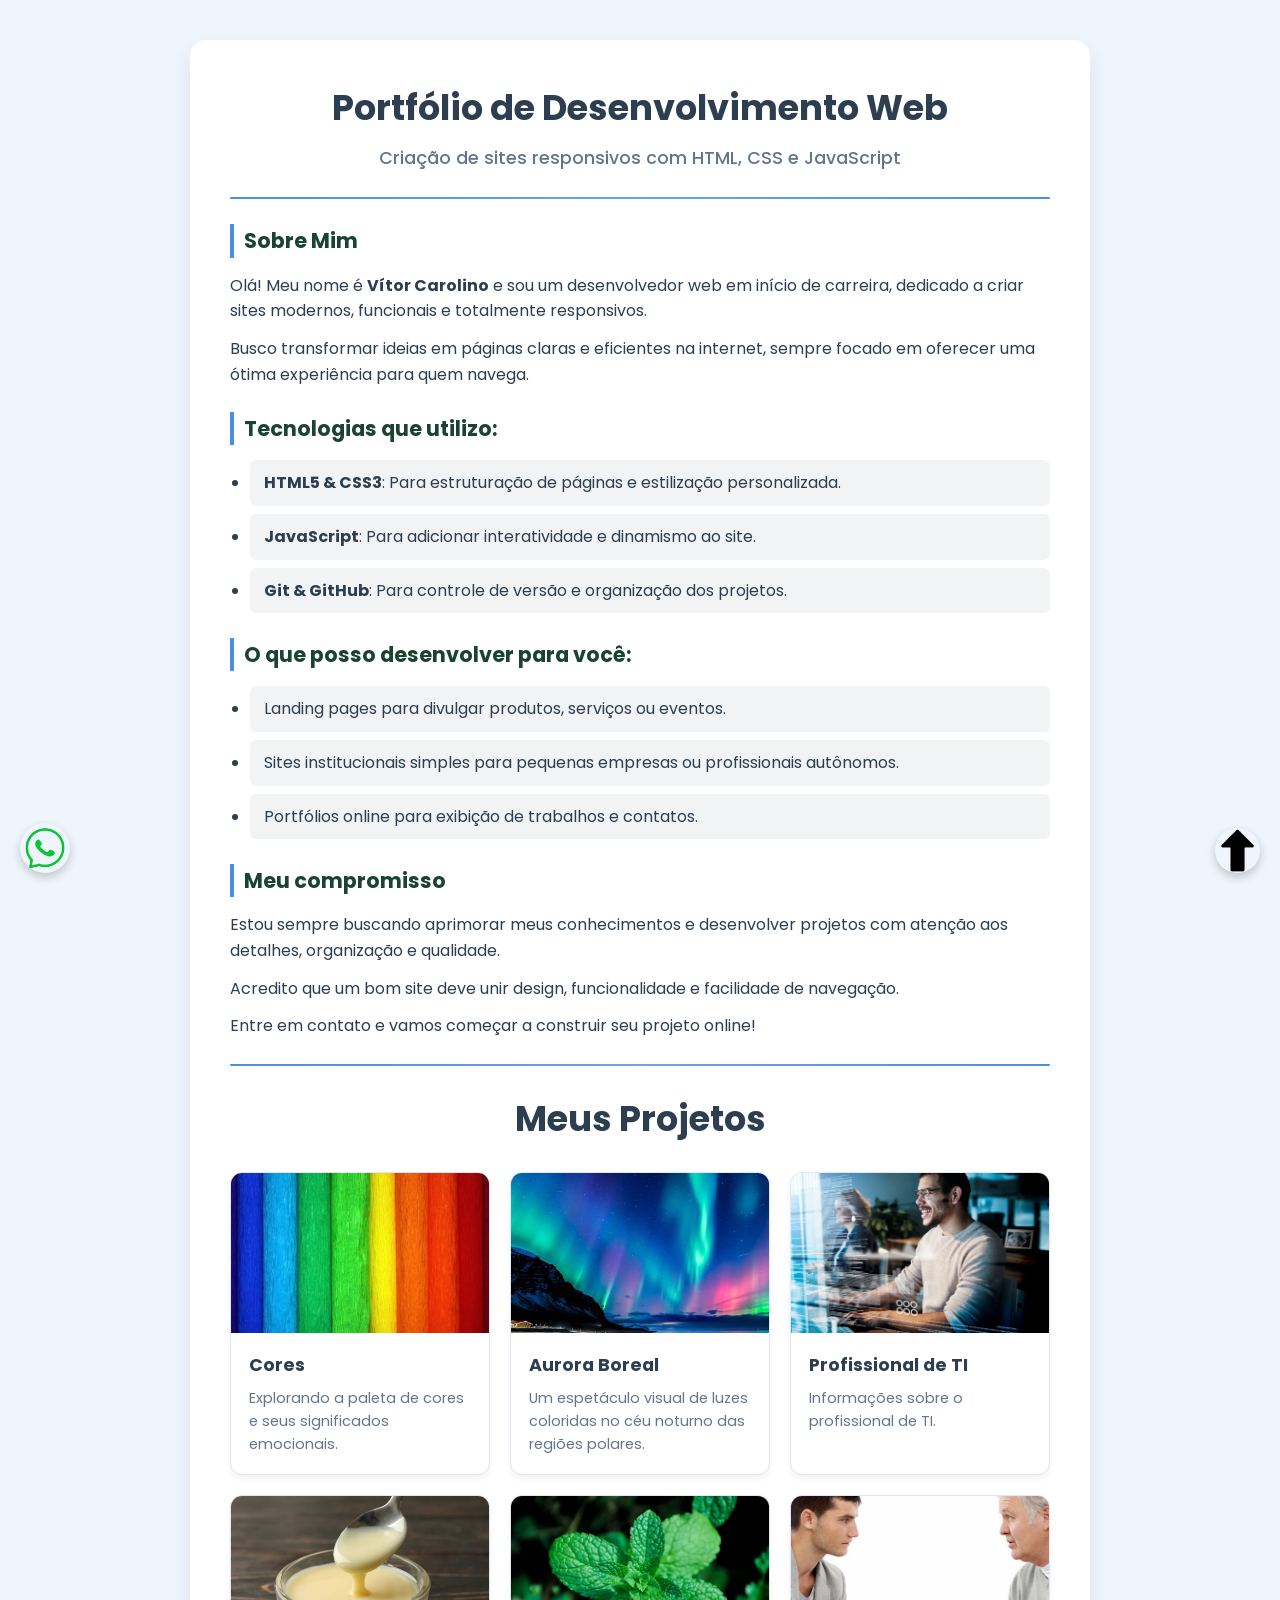
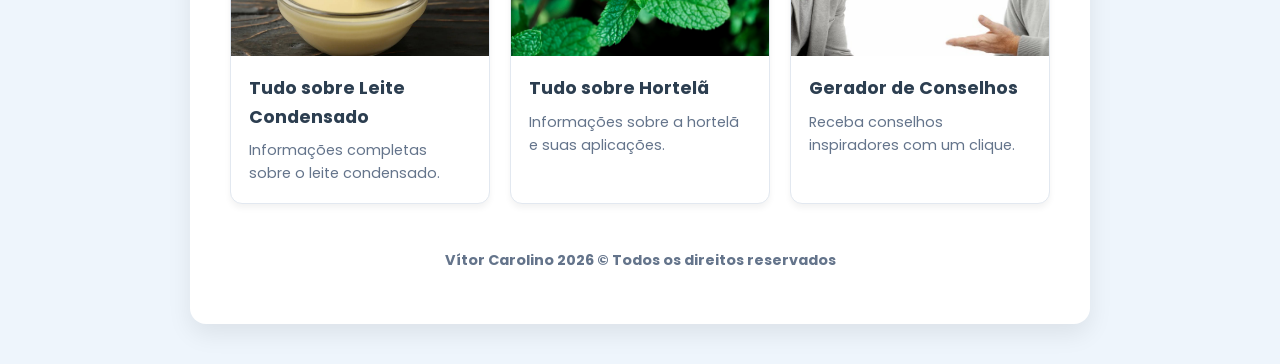
<file: index.html>
<!doctype html>
<html lang="pt-br">
	<head>
		<meta charset="utf-8">
		<meta name="viewport" content="width=device-width, initial-scale=1.0">
		<title>Portfólio Desenvolvimento Web</title>
		<link rel="icon" type="image/jpg" href="index/img/portfolio.png">
		<link rel="stylesheet" href="index/css/estilo_1.css">
	</head>
	<body>
		<div class="container">
			<header>
				<h1>Portfólio de Desenvolvimento Web</h1>
				<p class="subtitle">Criação de sites responsivos com HTML, CSS e JavaScript</p>
			</header>
			
			<hr>
			
			<main>
				<section>
					<h2 class="section-title">Sobre Mim</h2>
					<p>Olá! Meu nome é <b>Vítor Carolino</b> e sou um desenvolvedor web em início de carreira, dedicado a criar sites modernos, funcionais e totalmente responsivos.</p>
					<p>Busco transformar ideias em páginas claras e eficientes na internet, sempre focado em oferecer uma ótima experiência para quem navega.</p>
				</section>
				
				<section>
					<h2 class="section-title">Tecnologias que utilizo:</h2>
					<ul>
						<li><b>HTML5 & CSS3</b>: Para estruturação de páginas e estilização personalizada.</li> 
						<li><b>JavaScript</b>: Para adicionar interatividade e dinamismo ao site.</li> 
						<li><b>Git & GitHub</b>: Para controle de versão e organização dos projetos.</li>
					</ul>
				</section>

				<section>
					<h2 class="section-title">O que posso desenvolver para você:</h2>
					<ul>
						<li>Landing pages para divulgar produtos, serviços ou eventos.</li>
						<li>Sites institucionais simples para pequenas empresas ou profissionais autônomos.</li>
						<li>Portfólios online para exibição de trabalhos e contatos.</li>
					</ul>
				</section>

				<section>
					<h2 class="section-title">Meu compromisso</h2>
					<p>Estou sempre buscando aprimorar meus conhecimentos e desenvolver projetos com atenção aos detalhes, organização e qualidade.</p>
					<p>Acredito que um bom site deve unir design, funcionalidade e facilidade de navegação.</p>
					<p>Entre em contato e vamos começar a construir seu projeto online!</p>
				</section>

				<hr>

				<h1>Meus Projetos</h1>

				<section class="links-grid">
					<a class="card-link" href="index_2.html">
						<article class="card">
							<img src="cores/img/cores.jpg" alt="cores" class="card-img">
							<div class="card-content">
								<h3>Cores</h3>
								<p>Explorando a paleta de cores e seus significados emocionais.</p>
							</div>
						</article>
					</a>

					<a class="card-link" href="index_3.html">
						<article class="card">
							<img src="aurora/img/aurora_boreal.jpg" alt="Aurora Boreal" class="card-img">
							<div class="card-content">
								<h3>Aurora Boreal</h3>
								<p>Um espetáculo visual de luzes coloridas no céu noturno das regiões polares.</p>
							</div>
						</article>
					</a>

					<a class="card-link" href="index_5.html">
						<article class="card">
							<img src="profissional_ti/img/profissional_ti.jpg" alt="Profissional de TI" class="card-img">
							<div class="card-content">
								<h3>Profissional de TI</h3>
								<p>Informações sobre o profissional de TI.</p>
							</div>
						</article>
					</a>

					<a class="card-link" href="index_6.html">
						<article class="card">
							<img src="leite_condensado/img/leite_condensado.jpg" alt="Leite Condensado" class="card-img">
							<div class="card-content">
								<h3>Tudo sobre Leite Condensado</h3>
								<p>Informações completas sobre o leite condensado.</p>
							</div>
						</article>
					</a>

					<a class="card-link" href="index_7.html">
						<article class="card">
							<img src="hortela/img/hortela.jpg" alt="Hortelã" class="card-img">
							<div class="card-content">
								<h3>Tudo sobre Hortelã</h3>
								<p>Informações sobre a hortelã e suas aplicações.</p>
							</div>
						</article>
					</a>

					<a class="card-link" href="index_4.html">
						<article class="card">
							<img src="conselhos/img/conselho.jpg" alt="Conselhos" class="card-img">
							<div class="card-content">
								<h3>Gerador de Conselhos</h3>
								<p>Receba conselhos inspiradores com um clique.</p>
							</div>
						</article>
					</a>
				</section>
			</main>

			<footer>
				<a href="https://wa.me/5519981750210" target="_blank" class="whatsapp-link" aria-label="Contato WhatsApp">
					<img src="index/img/zap.png" alt="WhatsApp">
				</a>
				
				<a href="#" class="voltar-topo" aria-label="Voltar ao topo">
					<img src="leite_condensado/img/seta.png" alt="Voltar ao topo">
				</a>

				<p><b>Vítor Carolino 2026 &copy; Todos os direitos reservados</b></p> 
			</footer>
		</div>
	</body>
</html>
</file>
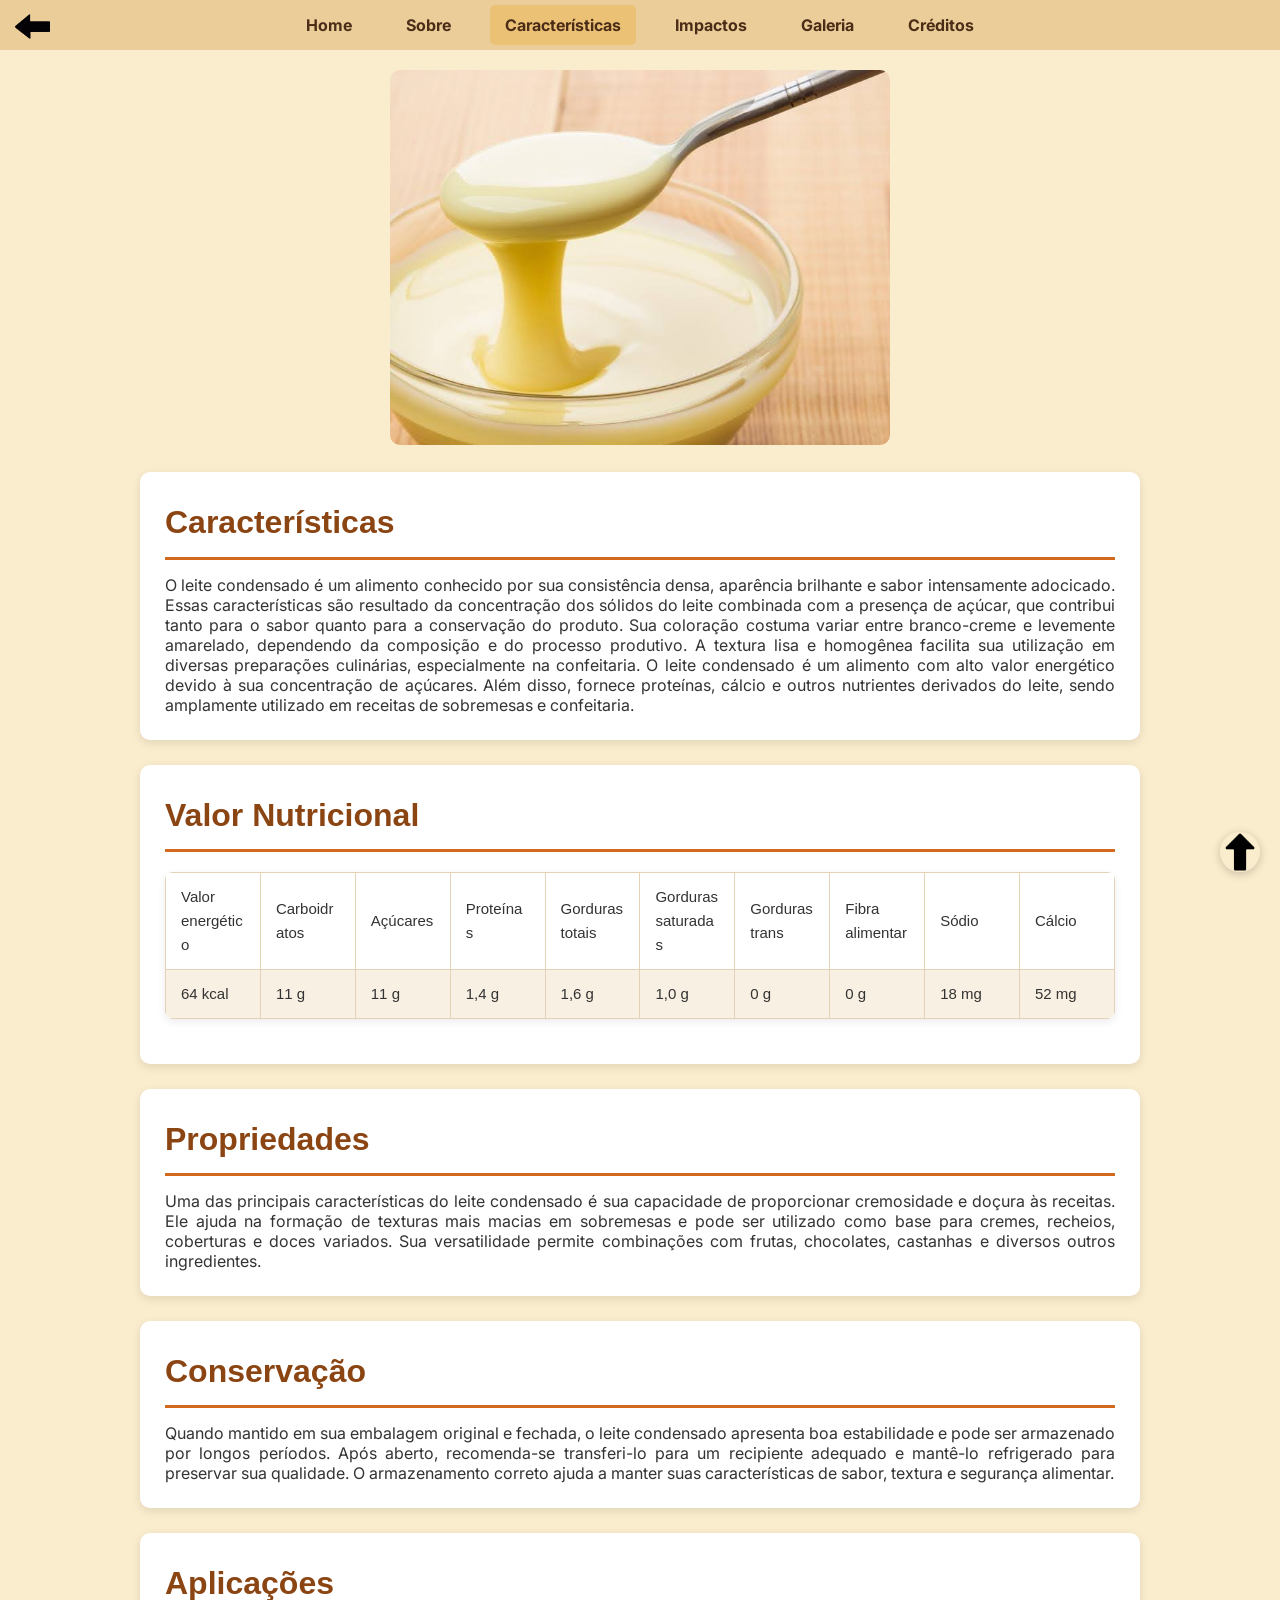
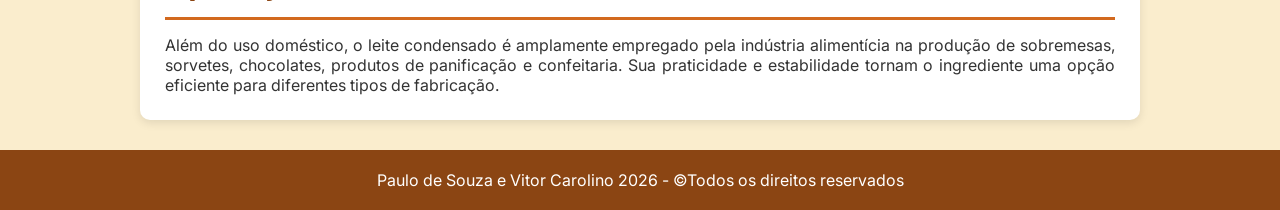
<file: características.html>
<!DOCTYPE html> 
<html lang="pt-br"> 
	<head>
         <title> Tudo Sobre Leite Condensado - Características</title>
	     <meta charset="utf-8"/> 
		 <meta name="viewport" content="width=device-width, inicial-scale=1"/> 
		 <link rel="icon"  type="image/jpg"      href="leite_condensado/img/leite_condensado10.jpg"/> 
	     <link rel="stylesheet" type="text/css" href="leite_condensado/css/estilo_8.css"> 
		 <link rel="preconnect" href="https://fonts.googleapis.com">
  		 <link rel="preconnect" href="https://fonts.gstatic.com" crossorigin>
  		 <link href="https://fonts.googleapis.com/css2?family=Inter:wght@400;600;700&display=swap" rel="stylesheet">
	</head>
	<body>
		<a href="index.html" class="btn-back">
		<img src="leite_condensado/img/seta2.png" alt="Voltar">
	   <div id="header">
				 <ul id="nav">
					<li><a href="index_6.html">Home</a></li>
					<li><a href="sobre.html">Sobre</a></li>
					<li><a href="características.html" class="ativa">Características</a></li>
					<li><a href="impactos.html">Impactos</a></li>
					<li><a href="galeria.html">Galeria</a></li>
                    <li><a href="creditos.html">Créditos</a></li>
				 </ul>
		  </div>
		  <div id="banner">
			 <img src="leite_condensado/img/leite_condensado4.jpg" width="500" height="247">
		  </div>
		  <div id="section">
				 <div class ="article">
					 <h1>Características</h1>
					 <p>O leite condensado é um alimento conhecido por sua consistência densa, aparência brilhante e sabor intensamente adocicado.
						 Essas características são resultado da concentração dos sólidos do leite combinada com a presença de açúcar, 
						 que contribui tanto para o sabor quanto para a conservação do produto.
						Sua coloração costuma variar entre branco-creme e levemente amarelado, dependendo da composição e do processo produtivo. 
						A textura lisa e homogênea facilita sua utilização em diversas preparações culinárias, especialmente na confeitaria.
					O leite condensado é um alimento com alto valor energético devido à sua concentração de açúcares. Além disso, fornece proteínas, 
					cálcio e outros nutrientes derivados do leite, sendo amplamente utilizado em receitas de sobremesas e confeitaria.</p>
				 </div>
					<div class ="article">
						<h1>Valor Nutricional</h1>
				
				 		<div class ="table-container">
					 	<table border=“1”>
							<tr>
								<td width="5%">Valor energético</td>
								<td width="5%">Carboidratos</td>
								<td width="5%">Açúcares</td>
								<td width="5%">Proteínas</td>
								<td width="5%">Gorduras totais</td>
								<td width="5%">Gorduras saturadas</td>
								<td width="5%">Gorduras trans</td>
								<td width="5%">Fibra alimentar</td>
								<td width="5%">Sódio</td>
								<td width="5%">Cálcio</td>
							</tr>
							<tr>
								<td width="5%">64 kcal</td>
								<td width="5%">11 g</td>
								<td width="5%">11 g</td>
								<td width="5%">1,4 g</td>
								<td width="5%">1,6 g</td>
								<td width="5%">1,0 g</td>
								<td width="5%">0 g</td>
								<td width="5%">0 g</td>
								<td width="5%">18 mg</td>
								<td width="5%">52 mg</td>
							</tr>
						</table>
					</div>
				</div>
				 <div class ="article">
					 <h1>Propriedades</h1>
					 <p>Uma das principais características do leite condensado é sua capacidade de proporcionar cremosidade e doçura às receitas.
						 Ele ajuda na formação de texturas mais macias em sobremesas e pode ser 
						 utilizado como base para cremes, recheios, coberturas e doces variados.
						Sua versatilidade permite combinações com frutas, chocolates, castanhas e diversos outros ingredientes.</p>
				</div>
				 <div class ="article">
					 <h1>Conservação</h1>
					 <p>Quando mantido em sua embalagem original e fechada, o leite condensado apresenta boa estabilidade e pode ser armazenado por longos períodos. 
						Após aberto, recomenda-se transferi-lo para um recipiente adequado e mantê-lo refrigerado para preservar sua qualidade.
						O armazenamento correto ajuda a manter suas características de sabor, textura e segurança alimentar.</p>
				</div>
				<div class ="article">
					 <h1>Aplicações</h1>
					 <p>Além do uso doméstico, o leite condensado é amplamente empregado pela indústria alimentícia na produção de sobremesas,
						 sorvetes, chocolates, produtos de panificação e confeitaria.
						 Sua praticidade e estabilidade tornam o ingrediente uma opção eficiente para diferentes tipos de fabricação.</p>
				</div>
		</div>
		<p align="right"><a href="#" class="voltar-topo"><img src="leite_condensado/img/seta.png" alt="seta.png" height="50"></a>
		<div id="footer">
			<p>Paulo de Souza e Vitor Carolino 2026 - &copyTodos os direitos reservados</p>
		</div>
    	</body>
</html>
</file>
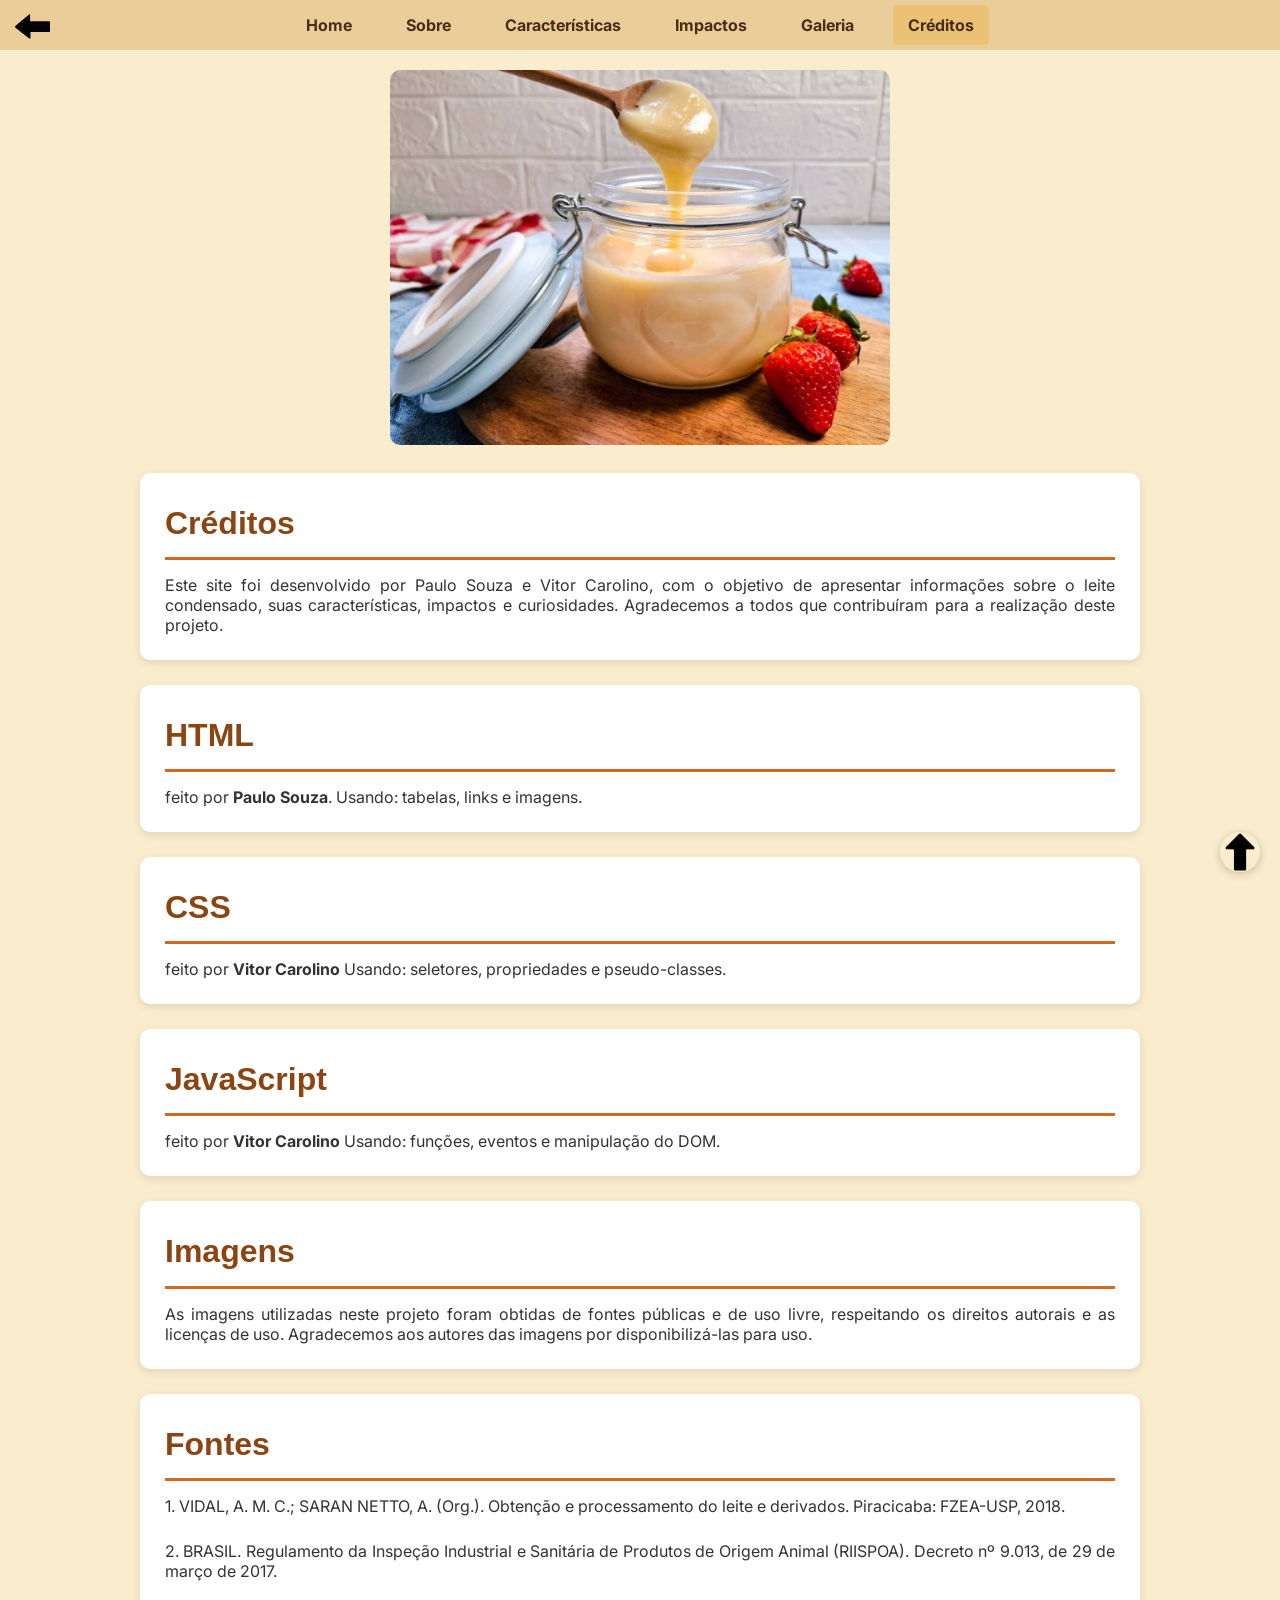
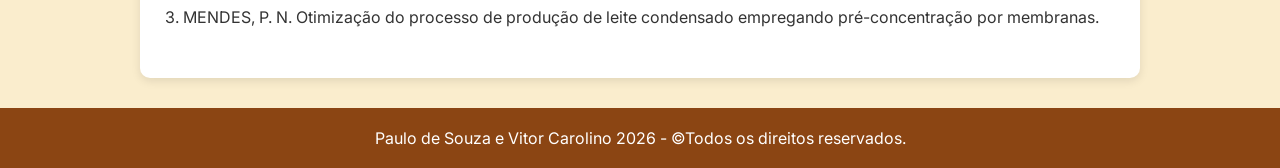
<file: creditos.html>
<!DOCTYPE html> 
<html lang="pt-br"> 
	<head>
         <title> Tudo Sobre Leite Condensado - Créditos</title>
	     <meta charset="utf-8"/> 
		 <meta name="viewport" content="width=device-width, inicial-scale=1"/> 
		 <link rel="icon"  type="image/jpg"      href="leite_condensado/img/leite_condensado10.jpg"/> 
	     <link rel="stylesheet" type="text/css" href="leite_condensado/css/estilo_8.css"> 
		 <link rel="preconnect" href="https://fonts.googleapis.com">
  		 <link rel="preconnect" href="https://fonts.gstatic.com" crossorigin>
  		 <link href="https://fonts.googleapis.com/css2?family=Inter:wght@400;600;700&display=swap" rel="stylesheet">
	</head>
	<body>
		<a href="index.html" class="btn-back">
		<img src="leite_condensado/img/seta2.png" alt="Voltar">
	   <div id="header">
				 <ul id="nav">
					<li><a href="index_6.html">Home</a></li>
					<li><a href="sobre.html">Sobre</a></li>
					<li><a href="características.html">Características</a></li>
					<li><a href="impactos.html">Impactos</a></li>
                    <li><a href="galeria.html">Galeria</a></li>
                    <li><a href="creditos.html" class="ativa">Créditos</a></li>
				 </ul>
		  </div>
		  <div id="banner">
			 <img src="leite_condensado/img/leite_condensado9.jpg" width="500" height="247">
		  </div>
		  <div id="section">
				 <div class ="article">
					 <h1>Créditos</h1>
					 <p>Este site foi desenvolvido por Paulo Souza e Vitor Carolino, com o objetivo de apresentar informações sobre o leite condensado, suas características, impactos e curiosidades. 
						Agradecemos a todos que contribuíram para a realização deste projeto.</p>
				 </div>		
				 <div class ="article">
					 <h1>HTML</h1>
					 <p>feito por <b>Paulo Souza</b>. Usando: tabelas, links e imagens.</p>
				 </div>
				 <div class ="article">
				     <h1>CSS</h1>
					 <p>feito por <b>Vitor Carolino</b> Usando: seletores, propriedades e pseudo-classes.</p>
			 	 </div>
				 <div class ="article">
					 <h1>JavaScript</h1>
					 <p>feito por <b>Vitor Carolino</b> Usando: funções, eventos e manipulação do DOM.</p>
				 </div>
				 <div class ="article">
					 <h1>Imagens</h1>
					 <p>As imagens utilizadas neste projeto foram obtidas de fontes públicas e de uso livre, 
						respeitando os direitos autorais e as licenças de uso. 
						Agradecemos aos autores das imagens por disponibilizá-las para uso.</p>
				 </div>
				 <div class ="article">
					 <h1>Fontes</h1>
					 <p>1. VIDAL, A. M. C.; SARAN NETTO, A. (Org.). Obtenção e processamento do
						leite e derivados. Piracicaba: FZEA-USP, 2018.</p><br>
					 <p>2. BRASIL. Regulamento da Inspeção Industrial e Sanitária de Produtos de
						Origem Animal (RIISPOA). Decreto nº 9.013, de 29 de março de 2017.</p><br>
					<p>3. MENDES, P. N. Otimização do processo de produção de leite condensado
						empregando pré-concentração por membranas.</p><br>


				 </div>
		   </div></div>
		<p align="right"><a href="#" class="voltar-topo"><img src="leite_condensado/img/seta.png" alt="seta.png" height="50"></a>
		<div id="footer">
			<p>Paulo de Souza e Vitor Carolino 2026 - &copyTodos os direitos reservados.</p>
		</div>
    	</body>
</html>
</file>
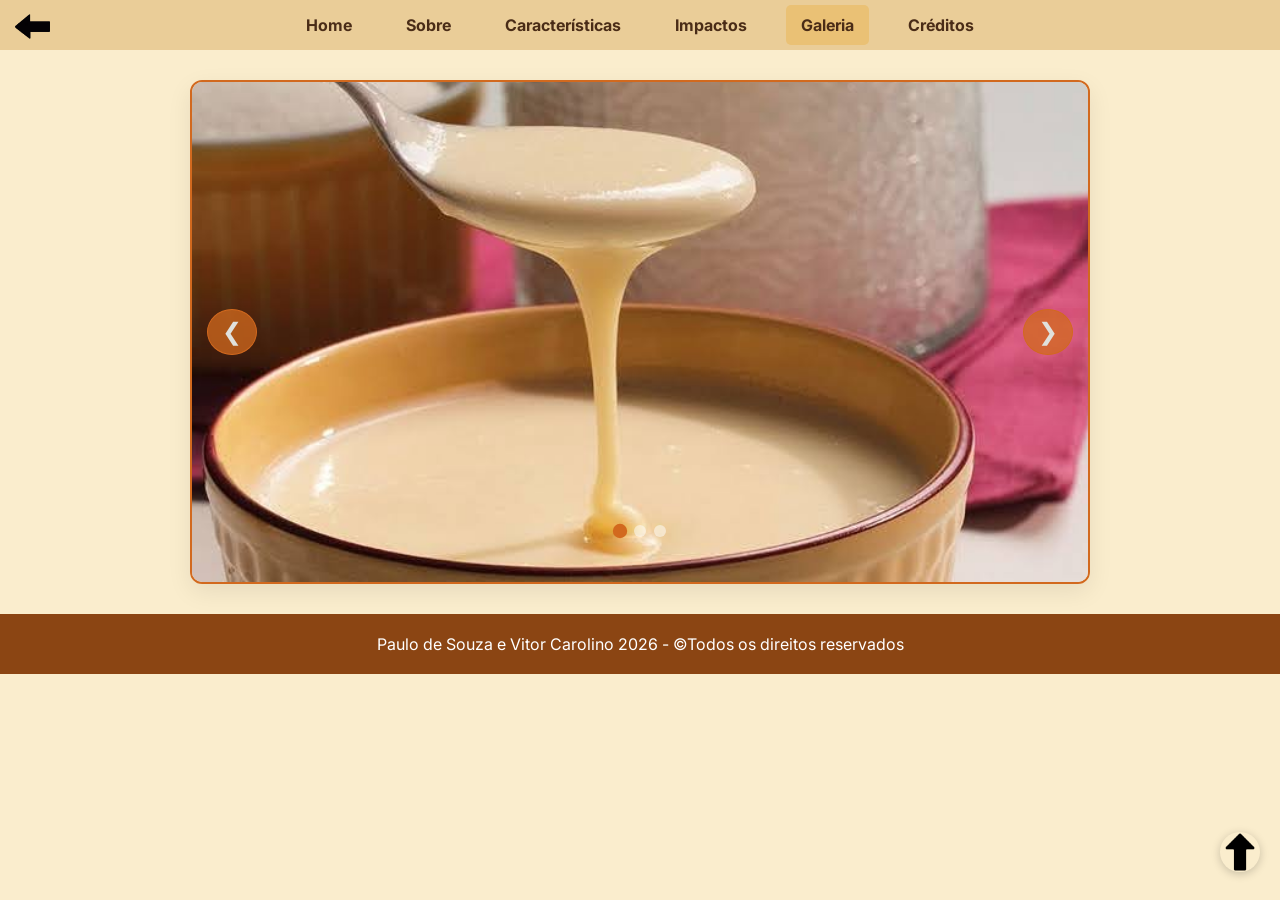
<file: galeria.html>
<!DOCTYPE html> 
<html lang="pt-br"> 
	<head>
         <title> Tudo Sobre Leite Condensado - Galeria</title>
	     <meta charset="utf-8"/> 
		 <meta name="viewport" content="width=device-width, inicial-scale=1"/> 
		 <link rel="icon"  type="image/jpg"      href="leite_condensado/img/leite_condensado10.jpg"/> 
	     <link rel="stylesheet" type="text/css" href="leite_condensado/css/estilo_8.css"> 
		 <link rel="preconnect" href="https://fonts.googleapis.com">
  		 <link rel="preconnect" href="https://fonts.gstatic.com" crossorigin>
  		 <link href="https://fonts.googleapis.com/css2?family=Inter:wght@400;600;700&display=swap" rel="stylesheet">
	</head>
	<body>
		<a href="index.html" class="btn-back">
		<img src="leite_condensado/img/seta2.png" alt="Voltar">
	   <div id="header">
				 <ul id="nav">
					<li><a href="index_6.html">Home</a></li>
					<li><a href="sobre.html">Sobre</a></li>
					<li><a href="características.html">Características</a></li>
					<li><a href="impactos.html">Impactos</a></li>
                    <li><a href="galeria.html" class="ativa">Galeria</a></li>
                    <li><a href="creditos.html">Créditos</a></li>
				 </ul>
		  </div>
		  				<!-- CARROSSEL DE IMAGENS -->
				<div class="carrossel-container">
					<div class="carrossel-slides" id="carrosselSlides">
						<div class="slide">
							<img src="leite_condensado/img/leite_condensado6.jpg" alt="leite condensado 6">
						</div>
						<div class="slide">
							<img src="leite_condensado/img/leite_condensado7.jpg" alt="leite condensado 7">
						</div>
						<div class="slide">
							<img src="leite_condensado/img/leite_condensado8.jpg" alt="leite condensado 8">
						</div>
					</div>

					<!-- Botões de navegação -->
					<button class="btn-carrossel btn-prev" onclick="mudarSlide(-1)">&#10094;</button>
					<button class="btn-carrossel btn-next" onclick="mudarSlide(1)">&#10095;</button>

					<!-- Indicadores (Bolinhas) -->
					<div class="carrossel-indicadores" id="carrosselIndicadores">
						<span class="indicador ativo" onclick="irParaSlide(0)"></span>
						<span class="indicador" onclick="irParaSlide(1)"></span>
						<span class="indicador" onclick="irParaSlide(2)"></span>
					</div>
				</div>
				
						<!-- Script JS para controle do carrossel -->
		<script>
			let indexAtual = 0;
			const slidesContainer = document.getElementById('carrosselSlides');
			const totalSlides = document.querySelectorAll('.slide').length;
			const indicadores = document.querySelectorAll('.indicador');
			let autoPlayTimer;

			function atualizarCarrossel() {
				slidesContainer.style.transform = `translateX(-${indexAtual * 100}%)`;
				indicadores.forEach((ind, i) => {
					ind.classList.toggle('ativo', i === indexAtual);
				});
			}

			function mudarSlide(direcao) {
				indexAtual = (indexAtual + direcao + totalSlides) % totalSlides;
				atualizarCarrossel();
				resetarAutoPlay();
			}

			function irParaSlide(index) {
				indexAtual = index;
				atualizarCarrossel();
				resetarAutoPlay();
			}

			function iniciarAutoPlay() {
				autoPlayTimer = setInterval(() => {
					mudarSlide(1);
				}, 4000); // Muda a cada 4 segundos
			}

			function resetarAutoPlay() {
				clearInterval(autoPlayTimer);
				iniciarAutoPlay();
			}

			// Inicia a transição automática
			iniciarAutoPlay();
		</script>

		  </div></div>
		<p align="right"><a href="#" class="voltar-topo"><img src="leite_condensado/img/seta.png" alt="seta.png" height="50"></a>
		<div id="footer">
			<p>Paulo de Souza e Vitor Carolino 2026 - &copyTodos os direitos reservados</p>
		</div>
    	</body>
</html>
</file>
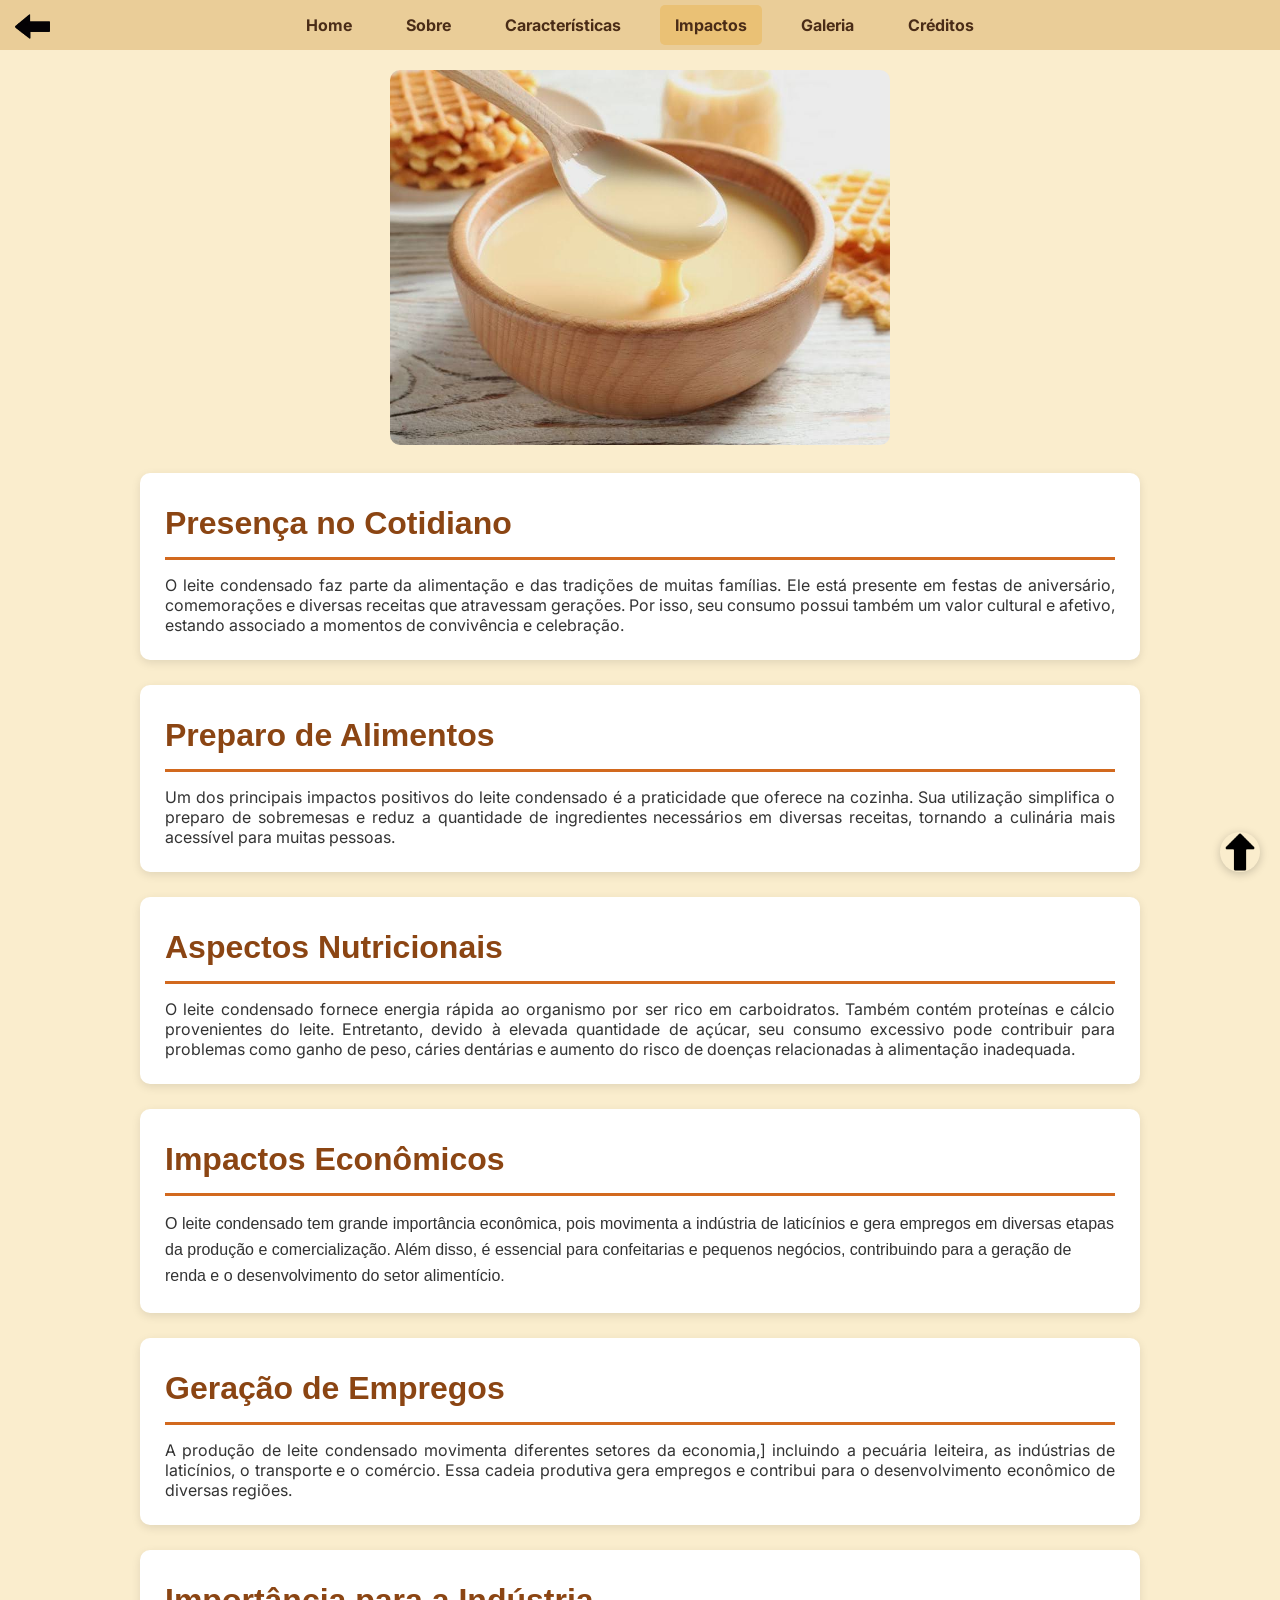
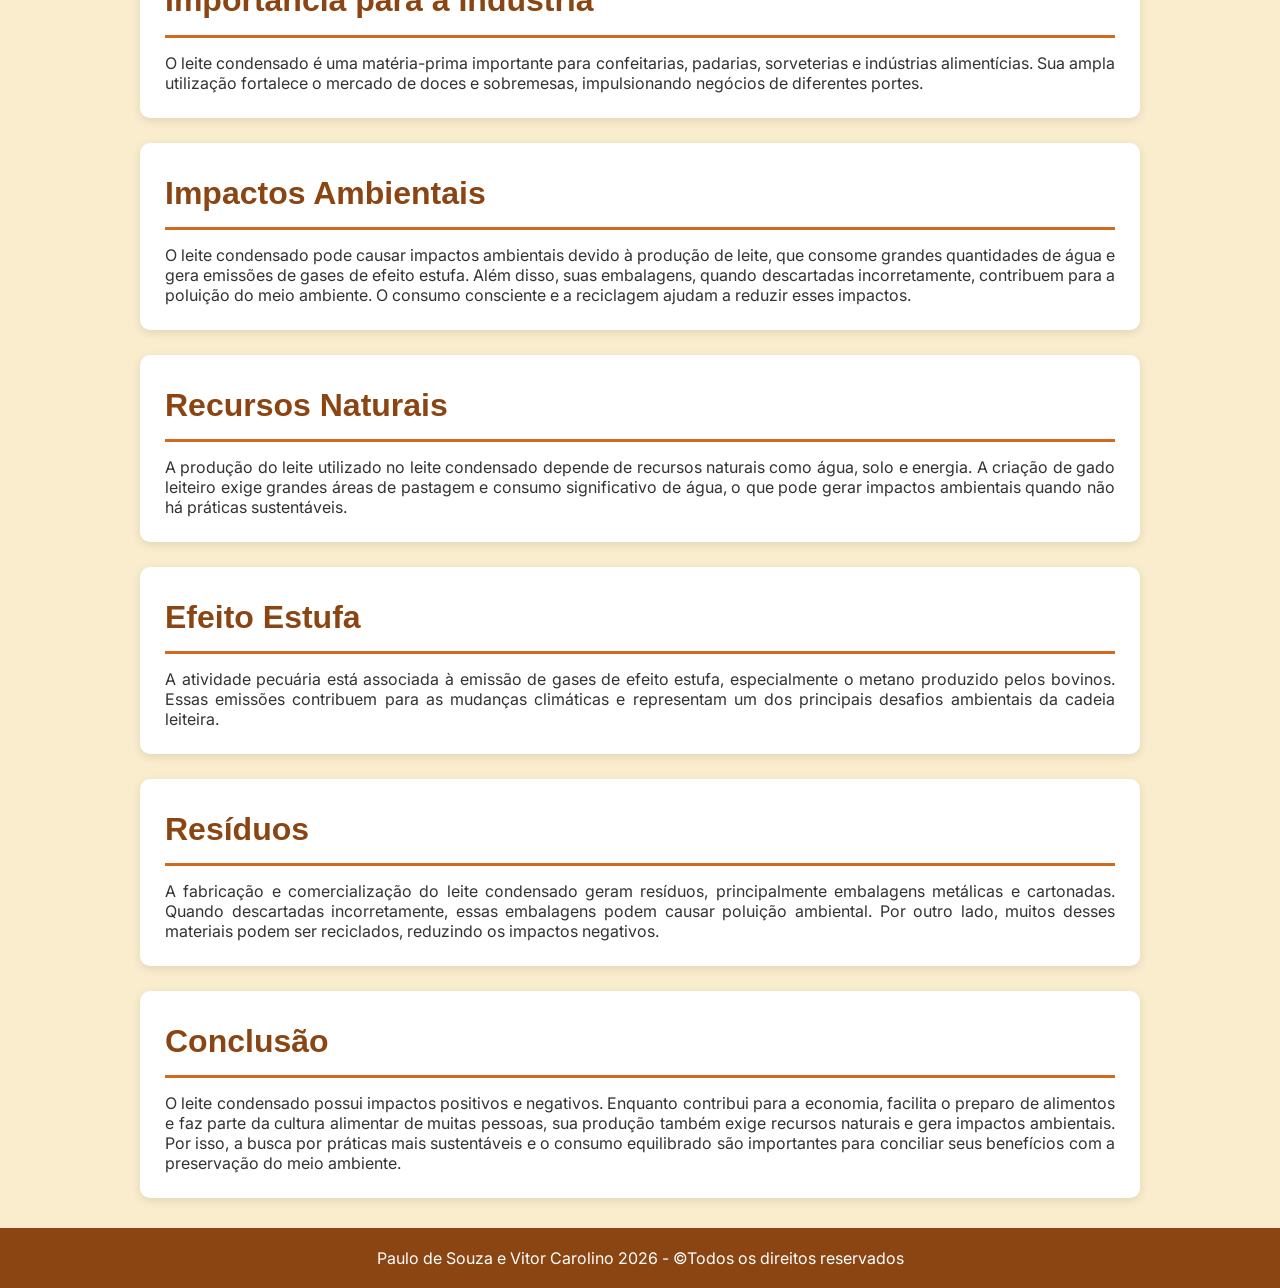
<file: impactos.html>
<!DOCTYPE html> 
<html lang="pt-br"> 
	<head>
         <title> Tudo Sobre Leite Condensado - Impactos na Vida e no Cotidiano</title>
	     <meta charset="utf-8"/> 
		 <meta name="viewport" content="width=device-width, inicial-scale=1"/> 
		 <link rel="icon"  type="image/jpg"      href="leite_condensado/img/leite_condensado10.jpg"/> 
	     <link rel="stylesheet" type="text/css" href="leite_condensado/css/estilo_8.css"> 
		 <link rel="preconnect" href="https://fonts.googleapis.com">
  		 <link rel="preconnect" href="https://fonts.gstatic.com" crossorigin>
  		 <link href="https://fonts.googleapis.com/css2?family=Inter:wght@400;600;700&display=swap" rel="stylesheet">
	</head>
	<body>
		<a href="index.html" class="btn-back">
		<img src="leite_condensado/img/seta2.png" alt="Voltar">
	   <div id="header">
				 <ul id="nav">
					<li><a href="index_6.html" >Home</a></li>
					<li><a href="sobre.html">Sobre</a></li>
					<li><a href="características.html">Características</a></li>
					<li><a href="impactos.html" class="ativa">Impactos</a></li>
					<li><a href="galeria.html">Galeria</a></li>
                    <li><a href="creditos.html">Créditos</a></li>
				 </ul>
		  </div>
		  <div id="banner">
			 <img src="leite_condensado/img/leite_condensado5.jpg" width="500" height="247">
		  </div>
		  <div id="section">
				 <div class ="article">
					 <h1>Presença no Cotidiano</h1>
					 <p>O leite condensado faz parte da alimentação e das tradições de muitas famílias.
						 Ele está presente em festas de aniversário, comemorações e diversas receitas que atravessam gerações. 
						Por isso, seu consumo possui também um valor cultural e afetivo, estando associado a momentos de convivência e celebração.</p>
				 </div>
					 <div class ="article">
					 <h1>Preparo de Alimentos</h1>
					 <p>Um dos principais impactos positivos do leite condensado é a praticidade que oferece na cozinha. 
						Sua utilização simplifica o preparo de sobremesas e reduz a quantidade de ingredientes necessários em diversas receitas,
						 tornando a culinária mais acessível para muitas pessoas.</p>
				</div>
				 <div class ="article">
					 <h1>Aspectos Nutricionais</h1>
					 <p>O leite condensado fornece energia rápida ao organismo por ser rico em carboidratos. 
						Também contém proteínas e cálcio provenientes do leite. Entretanto, devido à elevada quantidade de açúcar,
						 seu consumo excessivo pode contribuir para problemas como ganho de peso,
						  cáries dentárias e aumento do risco de doenças relacionadas à alimentação inadequada.</p>
				</div>
				 <div class ="article"><h1>Impactos Econômicos</h1>
				         O leite condensado tem grande importância econômica, pois movimenta a indústria de laticínios e gera 
						 empregos em diversas etapas da produção e comercialização. Além disso, é essencial para confeitarias e pequenos 
						 negócios, contribuindo para a geração de renda e o desenvolvimento do setor alimentício. 
				 </div>
				 <div class ="article">
					 <h1>Geração de Empregos</h1>
					 <p>A produção de leite condensado movimenta diferentes setores da economia,]
					  incluindo a pecuária leiteira, as indústrias de laticínios, o transporte e o comércio.
					  Essa cadeia produtiva gera empregos e contribui para o desenvolvimento econômico de diversas regiões.</p>
				</div>
				 <div class ="article">
					 <h1>Importância para a Indústria</h1>
					 <p>O leite condensado é uma matéria-prima importante para confeitarias, padarias, sorveterias e indústrias alimentícias. 
						Sua ampla utilização fortalece o mercado de doces e sobremesas, impulsionando negócios de diferentes portes.</p>
				</div>
				<div class ="article">
					 <h1>Impactos Ambientais</h1>
					 <p>O leite condensado pode causar impactos ambientais devido à produção de leite, que consome grandes quantidades de água
					      e gera emissões de gases de efeito estufa. Além disso, suas embalagens, quando descartadas incorretamente, contribuem 
					     para a poluição do meio ambiente. O consumo consciente e a reciclagem ajudam a reduzir esses impactos.</p>
				</div>
				<div class ="article">
					 <h1>Recursos Naturais</h1>
					 <p>A produção do leite utilizado no leite condensado depende de recursos naturais como água, solo e energia.
						 A criação de gado leiteiro exige grandes áreas de pastagem e consumo significativo de água,
						  o que pode gerar impactos ambientais quando não há práticas sustentáveis.</p>
				</div>
				<div class ="article">
					 <h1>Efeito Estufa</h1>
					 <p>A atividade pecuária está associada à emissão de gases de efeito estufa, especialmente o metano produzido pelos bovinos.
						 Essas emissões contribuem para as mudanças climáticas e representam um dos principais desafios ambientais da cadeia leiteira.</p>
				</div>
				<div class ="article">
					 <h1>Resíduos</h1>
					 <p>A fabricação e comercialização do leite condensado geram resíduos, principalmente embalagens metálicas e cartonadas.
						 Quando descartadas incorretamente, essas embalagens podem causar poluição ambiental.
						 Por outro lado, muitos desses materiais podem ser reciclados, reduzindo os impactos negativos.</p>
				</div>
				<div class ="article">
					 <h1>Conclusão</h1>
					 <p>O leite condensado possui impactos positivos e negativos. Enquanto contribui para a economia,
						 facilita o preparo de alimentos e faz parte da cultura alimentar de muitas pessoas,
						 sua produção também exige recursos naturais e gera impactos ambientais. 
						Por isso, a busca por práticas mais sustentáveis e o consumo equilibrado são importantes para conciliar seus benefícios com a preservação do meio ambiente.</p>
				</div>
		</div>
		<p align="right"><a href="#" class="voltar-topo"><img src="leite_condensado/img/seta.png" alt="seta.png" height="50"></a>
		<div id="footer">
			<p>Paulo de Souza e Vitor Carolino 2026 - &copyTodos os direitos reservados</p>
		</div>
    	</body>
</html>
</file>
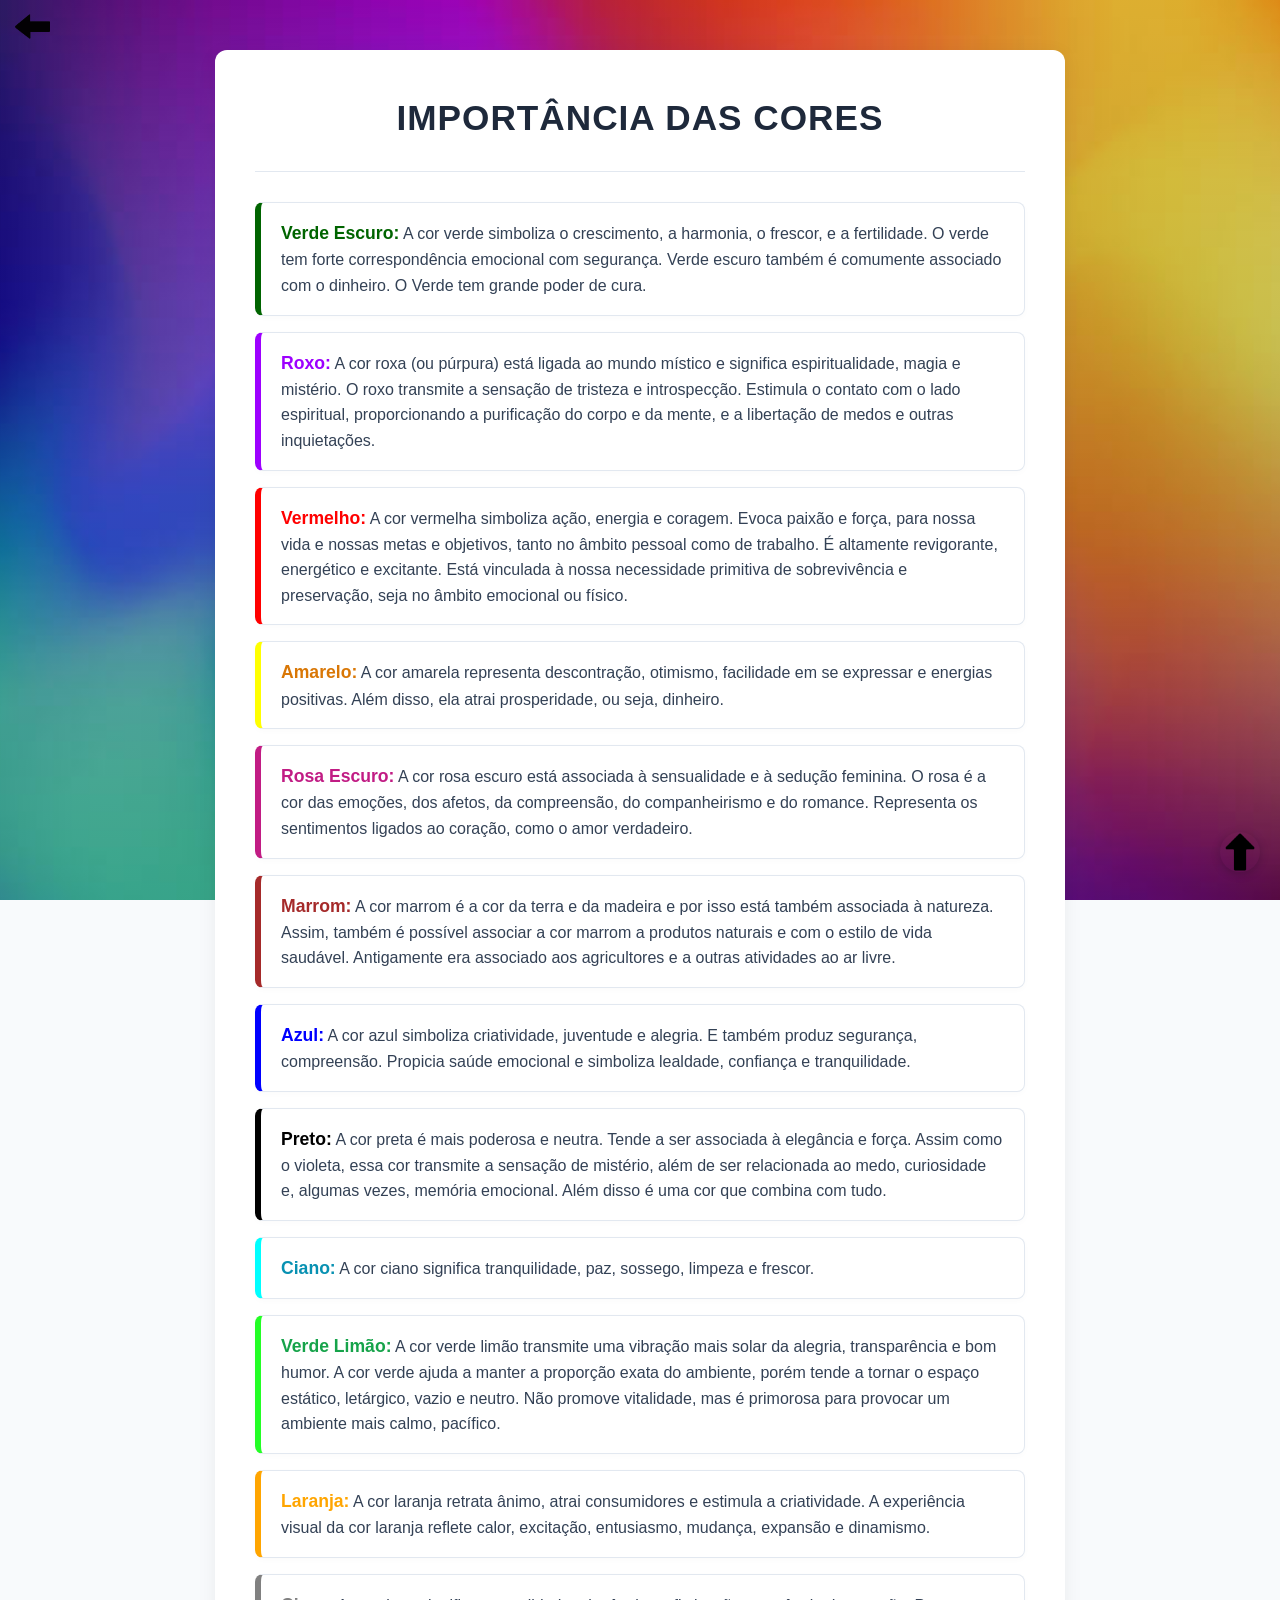
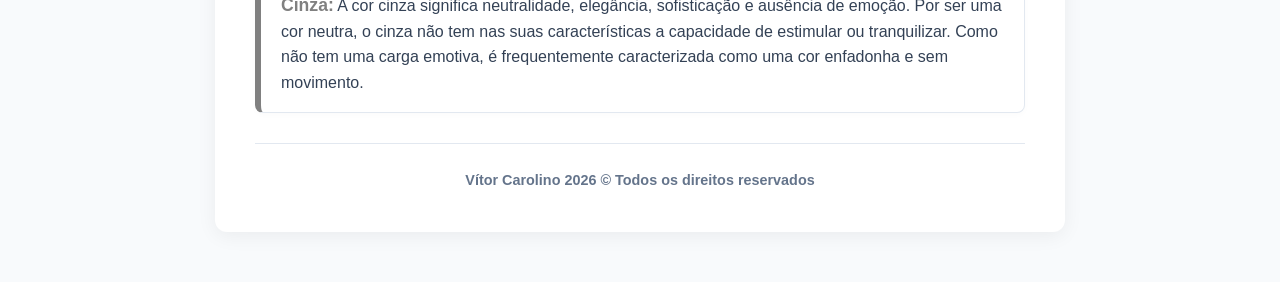
<file: index_2.html>
<!doctype html>
<html lang="pt-br">
	<head>
		<meta charset="utf-8">
		<meta name="viewport" content="width=device-width, initial-scale=1.0">
		<title>Importância das Cores</title>
		<link rel="icon" type="image/jpg" href="cores/img/roda_cromatica.jpg">
		<link rel="stylesheet" href="cores/css/estilo_2.css">
	</head>
	<body>
		<a href="index.html" class="btn-back">
			<img src="cores/img/seta2.png" alt="Voltar">
		</a>
		<div class="container">
			<h1>IMPORTÂNCIA DAS CORES</h1>
			<hr>

			<div class="lista-cores">
				<div class="cor-card" style="border-left-color: darkgreen;">
					<p><span class="cor-titulo verde-escuro">Verde Escuro:</span> A cor verde simboliza o crescimento, a harmonia, o frescor, e a fertilidade. O verde tem forte correspondência emocional com segurança. Verde escuro também é comumente associado com o dinheiro. O Verde tem grande poder de cura.</p>
				</div>

				<div class="cor-card" style="border-left-color: #9D00FF;">
					<p><span class="cor-titulo roxo">Roxo:</span> A cor roxa (ou púrpura) está ligada ao mundo místico e significa espiritualidade, magia e mistério. O roxo transmite a sensação de tristeza e introspecção. Estimula o contato com o lado espiritual, proporcionando a purificação do corpo e da mente, e a libertação de medos e outras inquietações.</p>
				</div>

				<div class="cor-card" style="border-left-color: red;">
					<p><span class="cor-titulo vermelho">Vermelho:</span> A cor vermelha simboliza ação, energia e coragem. Evoca paixão e força, para nossa vida e nossas metas e objetivos, tanto no âmbito pessoal como de trabalho. É altamente revigorante, energético e excitante. Está vinculada à nossa necessidade primitiva de sobrevivência e preservação, seja no âmbito emocional ou físico.</p>
				</div>

				<div class="cor-card" style="border-left-color: yellow;">
					<p><span class="cor-titulo amarelo">Amarelo:</span> A cor amarela representa descontração, otimismo, facilidade em se expressar e energias positivas. Além disso, ela atrai prosperidade, ou seja, dinheiro.</p>
				</div>

				<div class="cor-card" style="border-left-color: #C11C84;">
					<p><span class="cor-titulo rosa-escuro">Rosa Escuro:</span> A cor rosa escuro está associada à sensualidade e à sedução feminina. O rosa é a cor das emoções, dos afetos, da compreensão, do companheirismo e do romance. Representa os sentimentos ligados ao coração, como o amor verdadeiro.</p>
				</div>

				<div class="cor-card" style="border-left-color: brown;">
					<p><span class="cor-titulo marrom">Marrom:</span> A cor marrom é a cor da terra e da madeira e por isso está também associada à natureza. Assim, também é possível associar a cor marrom a produtos naturais e com o estilo de vida saudável. Antigamente era associado aos agricultores e a outras atividades ao ar livre.</p>
				</div>

				<div class="cor-card" style="border-left-color: blue;">
					<p><span class="cor-titulo azul">Azul:</span> A cor azul simboliza criatividade, juventude e alegria. E também produz segurança, compreensão. Propicia saúde emocional e simboliza lealdade, confiança e tranquilidade.</p>
				</div>

				<div class="cor-card" style="border-left-color: black;">
					<p><span class="cor-titulo preto">Preto:</span> A cor preta é mais poderosa e neutra. Tende a ser associada à elegância e força. Assim como o violeta, essa cor transmite a sensação de mistério, além de ser relacionada ao medo, curiosidade e, algumas vezes, memória emocional. Além disso é uma cor que combina com tudo.</p>
				</div>

				<div class="cor-card" style="border-left-color: cyan;">
					<p><span class="cor-titulo ciano">Ciano:</span> A cor ciano significa tranquilidade, paz, sossego, limpeza e frescor.</p>
				</div>

				<div class="cor-card" style="border-left-color: #23fe25;">
					<p><span class="cor-titulo verde-limao">Verde Limão:</span> A cor verde limão transmite uma vibração mais solar da alegria, transparência e bom humor. A cor verde ajuda a manter a proporção exata do ambiente, porém tende a tornar o espaço estático, letárgico, vazio e neutro. Não promove vitalidade, mas é primorosa para provocar um ambiente mais calmo, pacífico.</p>
				</div>

				<div class="cor-card" style="border-left-color: orange;">
					<p><span class="cor-titulo laranja">Laranja:</span> A cor laranja retrata ânimo, atrai consumidores e estimula a criatividade. A experiência visual da cor laranja reflete calor, excitação, entusiasmo, mudança, expansão e dinamismo.</p>
				</div>

				<div class="cor-card" style="border-left-color: gray;">
					<p><span class="cor-titulo cinza">Cinza:</span> A cor cinza significa neutralidade, elegância, sofisticação e ausência de emoção. Por ser uma cor neutra, o cinza não tem nas suas características a capacidade de estimular ou tranquilizar. Como não tem uma carga emotiva, é frequentemente caracterizada como uma cor enfadonha e sem movimento.</p>
				</div>
			</div>

			<div class="voltar-topo-container">
				<a href="#" class="voltar-topo"><img src="cores/img/seta.png" alt="Voltar ao topo"></a>
			</div>

			<hr>

			<footer>
				<p><b>Vítor Carolino 2026 &copy; Todos os direitos reservados</b></p>
			</footer>
		</div>
	</body>
</html>
</file>
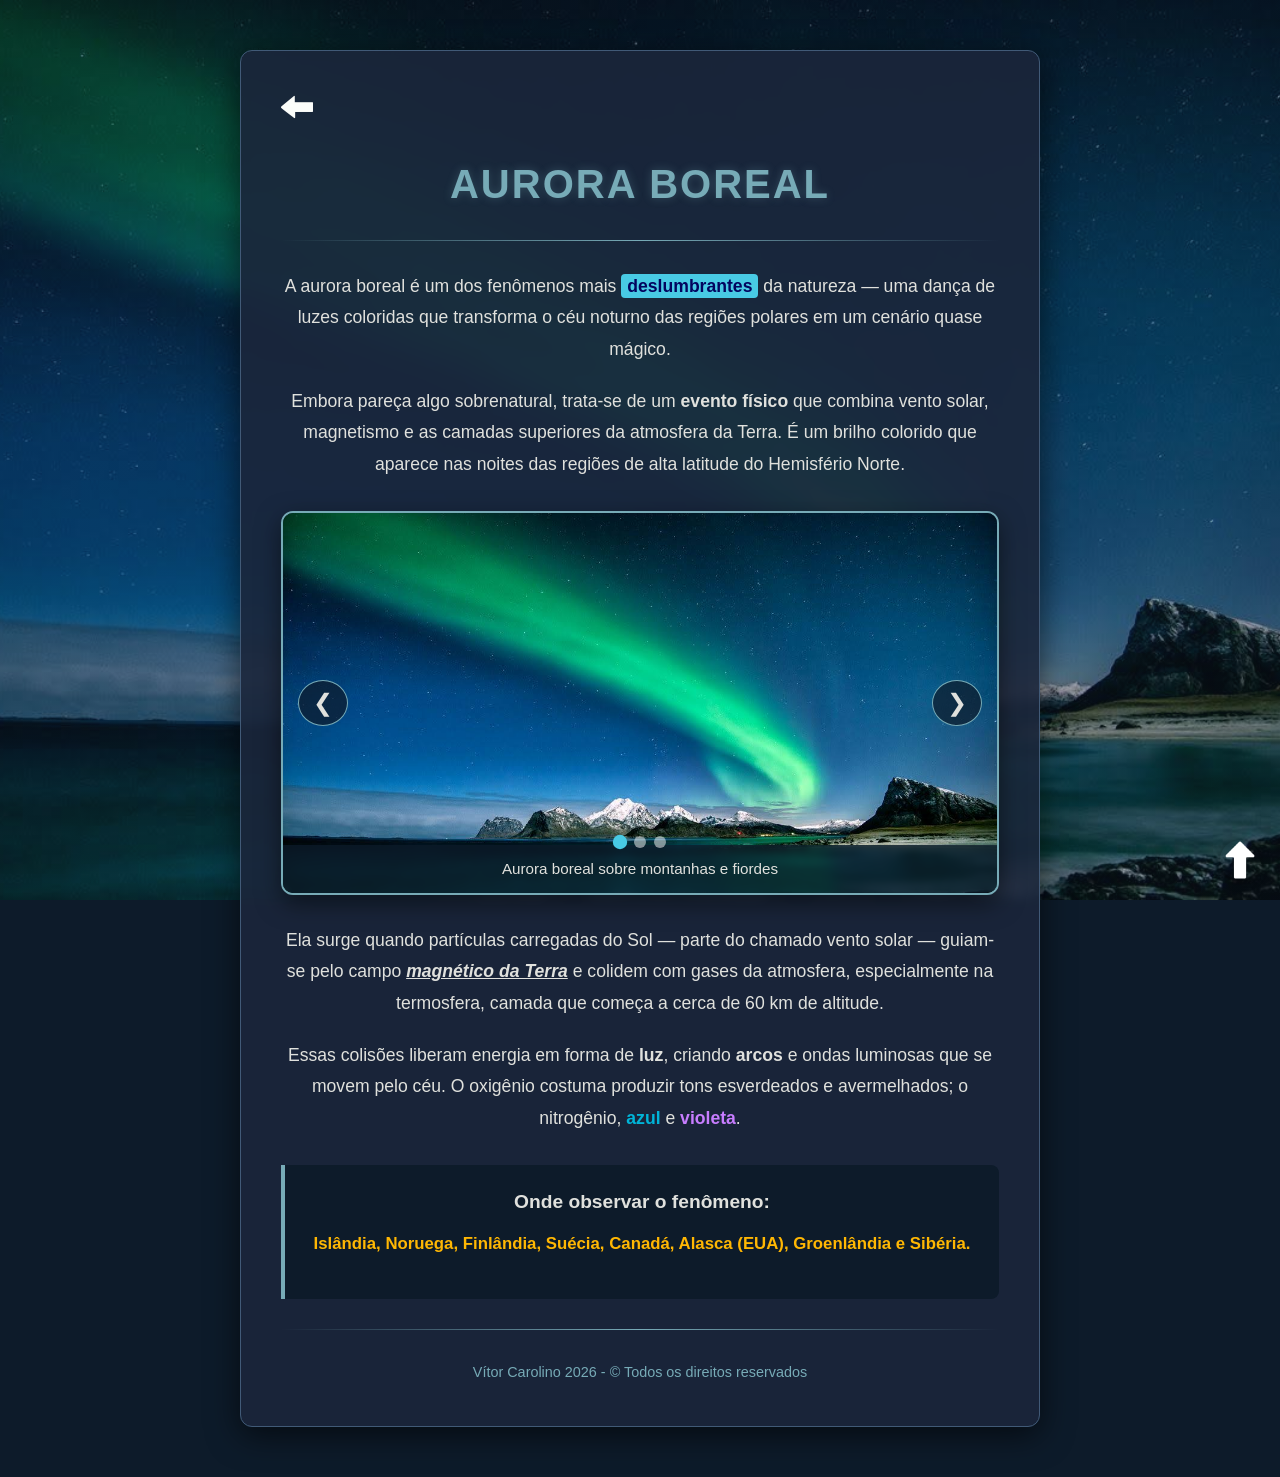
<file: index_3.html>
<!doctype html>
<html lang="pt-br">
	<head>
		<title>Aurora Boreal</title>
		<meta charset="utf-8">
		<meta name="viewport" content="width=device-width, initial-scale=1"/> 
		<link rel="icon" type="image/jpg" href="aurora/img/aurora.jpg">
		<link rel="stylesheet" href="aurora/css/estilo_3.css">
	</head>
	<body>
		<div class="container">
			<div class="voltar-link"> 
				<a href="index.html"><img src="aurora/img/seta4.png" alt="Voltar"/></a>
			</div>
			
			<h1>Aurora Boreal</h1>
			<hr>
			
			<div class="conteudo-texto">
				<p>
					A aurora boreal é um dos fenômenos mais <mark>deslumbrantes</mark> da 
					natureza — uma dança de luzes coloridas que transforma o céu noturno 
					das regiões polares em um cenário quase mágico.
				</p>
				
				<p>
					Embora pareça algo sobrenatural, trata-se de um <b>evento físico</b> que 
					combina vento solar, magnetismo e as camadas superiores da atmosfera da Terra. 
					É um brilho colorido que aparece nas noites das regiões de alta latitude 
					do Hemisfério Norte.
				</p>

				<!-- CARROSSEL DE IMAGENS -->
				<div class="carrossel-container">
					<div class="carrossel-slides" id="carrosselSlides">
						<div class="slide">
							<img src="aurora/img/fundo_auroraboreal.jpg" alt="Aurora boreal verde sobre montanhas">
							<div class="slide-legenda">Aurora boreal sobre montanhas e fiordes</div>
						</div>
						<div class="slide">
							<img src="aurora/img/aurora.jpg" alt="Luzes da aurora boreal no céu">
							<div class="slide-legenda">Dança de luzes esverdeadas na termosfera</div>
						</div>
						<div class="slide">
							<img src="aurora/img/aurora_boreal2.jpg" alt="Aurora boreal em tons de verde e roxo">
							<div class="slide-legenda">Aurora boreal em tons de verde e roxo</div>
						</div>
					</div>

					<!-- Botões de navegação -->
					<button class="btn-carrossel btn-prev" onclick="mudarSlide(-1)">&#10094;</button>
					<button class="btn-carrossel btn-next" onclick="mudarSlide(1)">&#10095;</button>

					<!-- Indicadores (Bolinhas) -->
					<div class="carrossel-indicadores" id="carrosselIndicadores">
						<span class="indicador ativo" onclick="irParaSlide(0)"></span>
						<span class="indicador" onclick="irParaSlide(1)"></span>
						<span class="indicador" onclick="irParaSlide(2)"></span>
					</div>
				</div>

				<p>
					Ela surge quando partículas carregadas do Sol — parte do 
					chamado vento solar — guiam-se pelo campo <i><b><u>magnético da Terra</u></b></i> e colidem 
					com gases da atmosfera, especialmente na termosfera, camada que começa a 
					cerca de 60 km de altitude.
				</p>
				
				<p>
					Essas colisões liberam energia em forma de <b>luz</b>, criando <b>arcos</b> e ondas 
					luminosas que se movem pelo céu. O oxigênio costuma 
					produzir tons esverdeados e avermelhados; o nitrogênio, <span class="texto-azul">azul</span> e <span class="texto-violeta">violeta</span>.
				</p>
				
				<div class="caixa-paises">
					<h2>Onde observar o fenômeno:</h2>
					<p class="lista-paises">
						Islândia, Noruega, Finlândia, Suécia, Canadá, Alasca (EUA), Groenlândia e Sibéria.
					</p>
				</div>
			</div>
			
			<hr>
			
			<footer>
				Vítor Carolino 2026 - &copy Todos os direitos reservados
			</footer>
		</div>

		<a href="#" class="voltar-topo"><img src="aurora/img/seta3.png" alt="Voltar ao topo"></a>

		<script>
			let indexAtual = 0;
			const slidesContainer = document.getElementById('carrosselSlides');
			const totalSlides = document.querySelectorAll('.slide').length;
			const indicadores = document.querySelectorAll('.indicador');
			let autoPlayTimer;

			function atualizarCarrossel() {
				slidesContainer.style.transform = `translateX(-${indexAtual * 100}%)`;
				indicadores.forEach((ind, i) => {
					ind.classList.toggle('ativo', i === indexAtual);
				});
			}

			function mudarSlide(direcao) {
				indexAtual = (indexAtual + direcao + totalSlides) % totalSlides;
				atualizarCarrossel();
				resetarAutoPlay();
			}

			function irParaSlide(index) {
				indexAtual = index;
				atualizarCarrossel();
				resetarAutoPlay();
			}

			function iniciarAutoPlay() {
				autoPlayTimer = setInterval(() => {
					mudarSlide(1);
				}, 4000);
			}

			function resetarAutoPlay() {
				clearInterval(autoPlayTimer);
				iniciarAutoPlay();
			}

			iniciarAutoPlay();
		</script>
	</body>
</html>
</file>
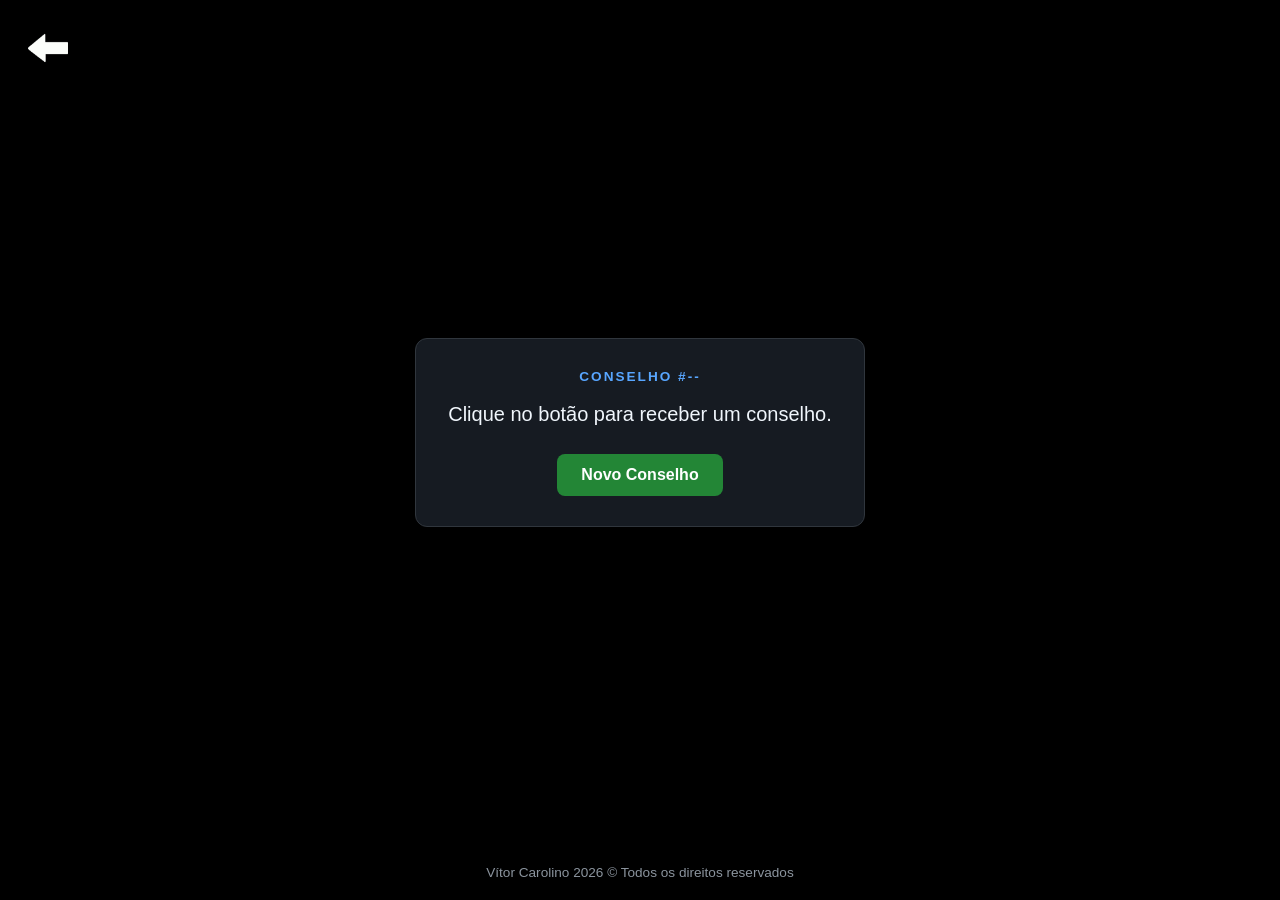
<file: index_4.html>
<!DOCTYPE html>
<html lang="pt-br">
<head>
    <meta charset="UTF-8">
    <meta name="viewport" content="width=device-width, initial-scale=1.0">
    <title>gerador de conselhos</title>
    <link rel="stylesheet" href="conselhos/css/estilo.css">
</head>
<body>
    <a href="index.html" class="btn-back">
        <img src="conselhos/img/seta4.png" alt="Voltar">
    </a>

    <div class="card">
        <span class="advice-id" id="advice-id">CONSELHO #--</span>
        <p class="advice-text" id="advice-text">Clique no botão para receber um conselho.</p>
        <button id="btn-next" onclick="getAdvice()">Novo Conselho</button>
    </div>

    <footer>
        Vítor Carolino 2026 &copy; Todos os direitos reservados
    </footer>

    <script src="conselhos/js/script.js"></script>
</body>
</html>
</file>
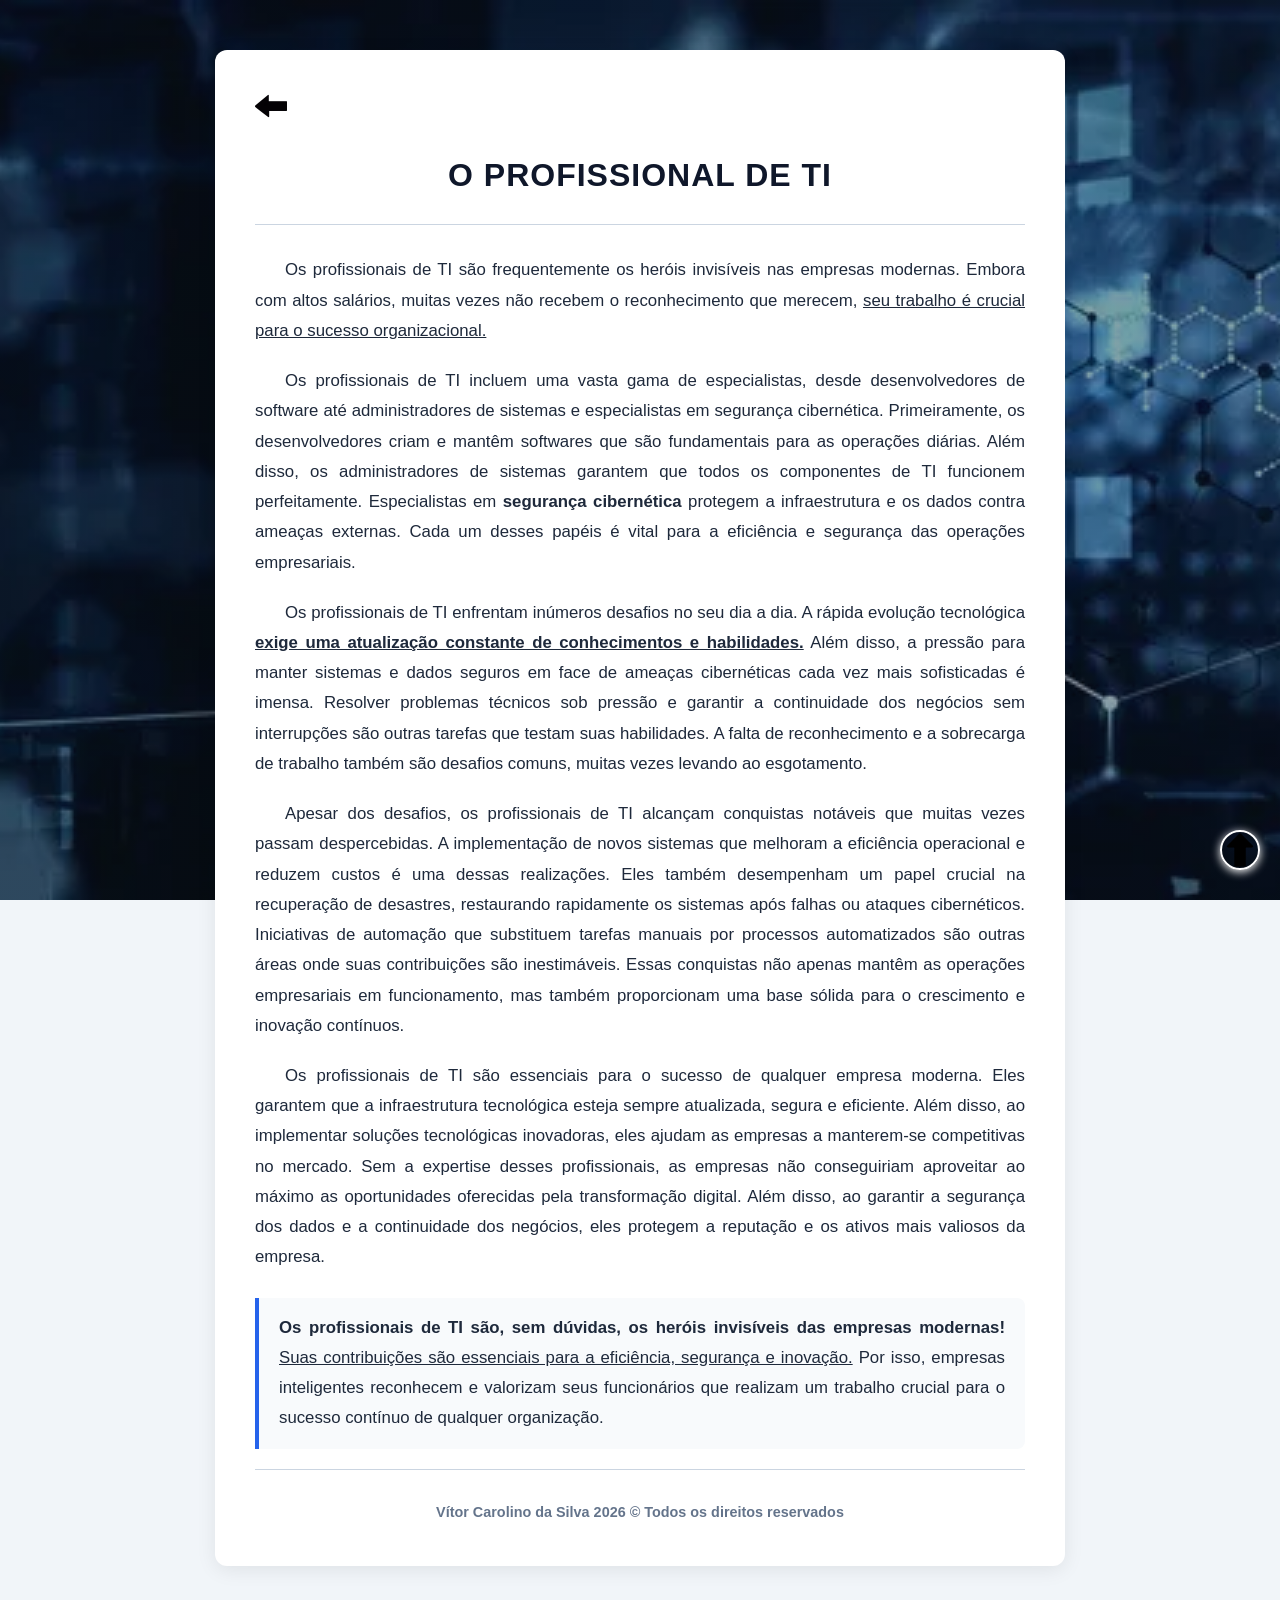
<file: index_5.html>
<!doctype html>
<html lang="pt-br">
	<head>
		<meta charset="utf-8">
		<meta name="viewport" content="width=device-width, initial-scale=1.0">
		<title>PROFISSIONAL TI</title>
		<link rel="icon" href="profissional_ti/img/computador.png">
		<link rel="stylesheet" href="profissional_ti/css/estilo_6.css">
	</head>
	<body>
		<div class="container">
			<div>
				<a href="index.html" class="voltar-link">
					<img src="profissional_ti/img/seta2.png" alt="Voltar ao Portfólio">
				</a>
			</div>

			<h1>O PROFISSIONAL DE TI</h1>
			<hr>

			<div class="conteudo-texto">
				<p>Os profissionais de TI são frequentemente os heróis invisíveis nas empresas modernas. Embora com altos salários, muitas vezes não recebem o reconhecimento que merecem, <u>seu trabalho é crucial para o sucesso organizacional.</u></p>

				<p>Os profissionais de TI incluem uma vasta gama de especialistas, desde desenvolvedores de software até administradores de sistemas e especialistas em segurança cibernética. Primeiramente, os desenvolvedores criam e mantêm softwares que são fundamentais para as operações diárias. Além disso, os administradores de sistemas garantem que todos os componentes de TI funcionem perfeitamente. Especialistas em <b>segurança cibernética</b> protegem a infraestrutura e os dados contra ameaças externas. Cada um desses papéis é vital para a eficiência e segurança das operações empresariais.</p>

				<p>Os profissionais de TI enfrentam inúmeros desafios no seu dia a dia. A rápida evolução tecnológica <b><u>exige uma atualização constante de conhecimentos e habilidades.</u></b> Além disso, a pressão para manter sistemas e dados seguros em face de ameaças cibernéticas cada vez mais sofisticadas é imensa. Resolver problemas técnicos sob pressão e garantir a continuidade dos negócios sem interrupções são outras tarefas que testam suas habilidades. A falta de reconhecimento e a sobrecarga de trabalho também são desafios comuns, muitas vezes levando ao esgotamento.</p>

				<p>Apesar dos desafios, os profissionais de TI alcançam conquistas notáveis que muitas vezes passam despercebidas. A implementação de novos sistemas que melhoram a eficiência operacional e reduzem custos é uma dessas realizações. Eles também desempenham um papel crucial na recuperação de desastres, restaurando rapidamente os sistemas após falhas ou ataques cibernéticos. Iniciativas de automação que substituem tarefas manuais por processos automatizados são outras áreas onde suas contribuições são inestimáveis. Essas conquistas não apenas mantêm as operações empresariais em funcionamento, mas também proporcionam uma base sólida para o crescimento e inovação contínuos.</p>

				<p>Os profissionais de TI são essenciais para o sucesso de qualquer empresa moderna. Eles garantem que a infraestrutura tecnológica esteja sempre atualizada, segura e eficiente. Além disso, ao implementar soluções tecnológicas inovadoras, eles ajudam as empresas a manterem-se competitivas no mercado. Sem a expertise desses profissionais, as empresas não conseguiriam aproveitar ao máximo as oportunidades oferecidas pela transformação digital. Além disso, ao garantir a segurança dos dados e a continuidade dos negócios, eles protegem a reputação e os ativos mais valiosos da empresa.</p>

				<div class="destaque-final">
					<p><b>Os profissionais de TI são, sem dúvidas, os heróis invisíveis das empresas modernas!</b> <u>Suas contribuições são essenciais para a eficiência, segurança e inovação.</u> Por isso, empresas inteligentes reconhecem e valorizam seus funcionários que realizam um trabalho crucial para o sucesso contínuo de qualquer organização.</p>
				</div>
			</div>

			<div class="voltar-topo-container">
				<a href="#" class="voltar-topo">
					<img src="profissional_ti/img/seta.png" alt="Voltar ao topo">
				</a>
			</div>

			<hr>

			<footer>
				<p><b>Vítor Carolino da Silva 2026 &copy; Todos os direitos reservados</b></p>
			</footer>
		</div>
	</body>
</html>
</file>
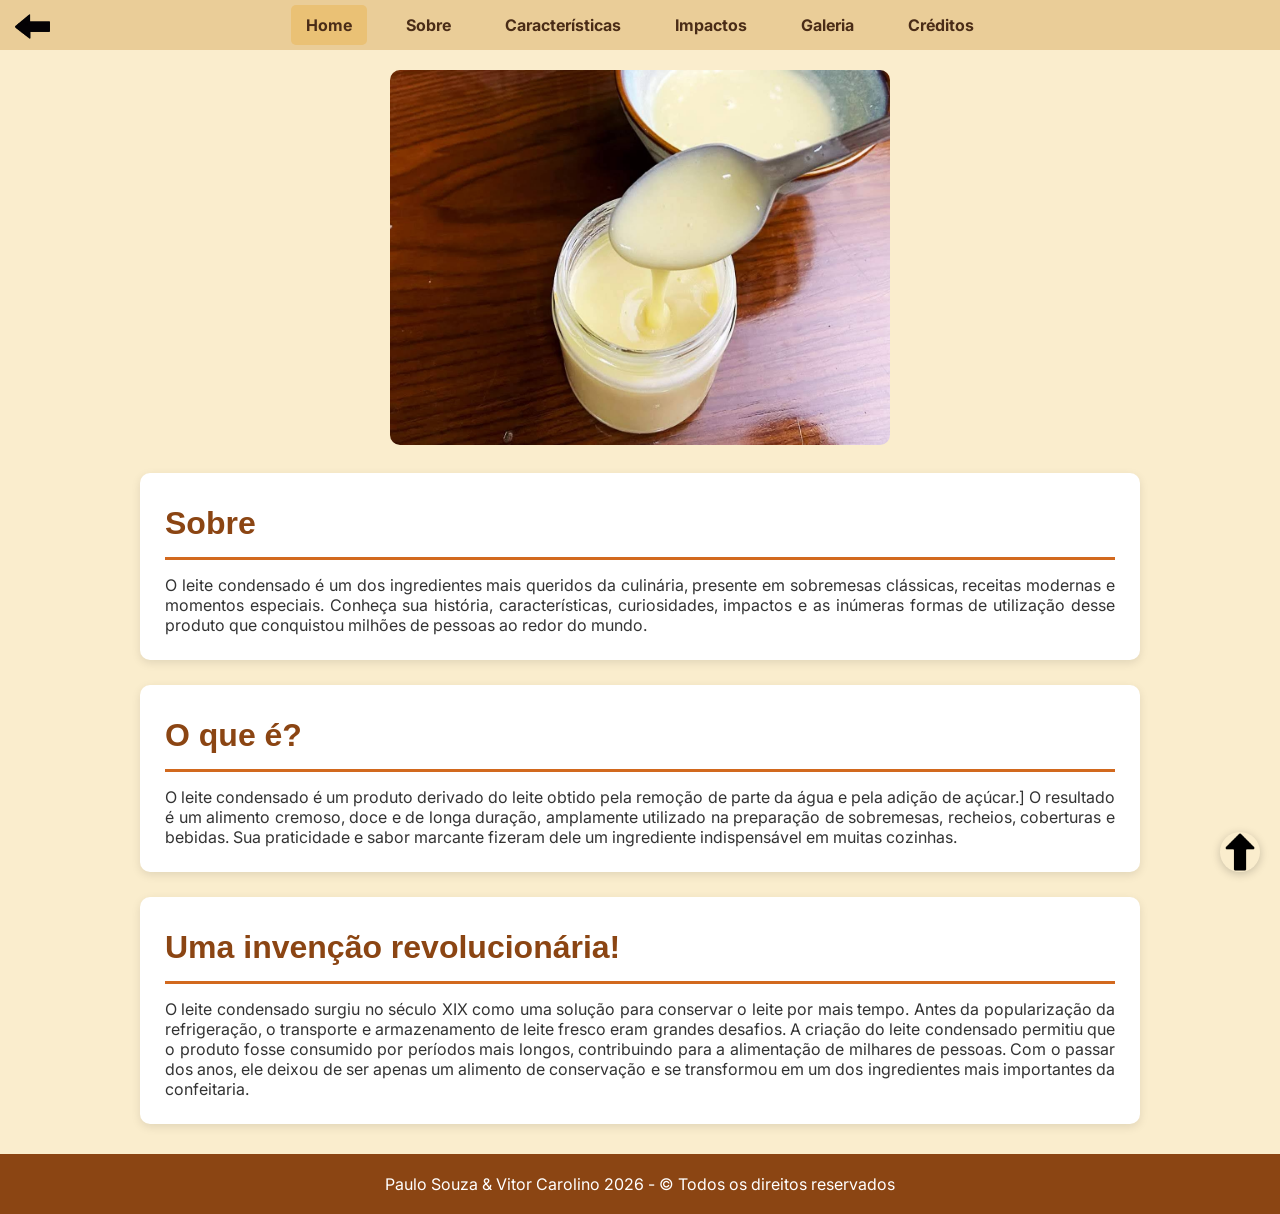
<file: index_6.html>
<!DOCTYPE html> 
<html lang="pt-br"> 
	<head>
         <title> Tudo Sobre Leite Condensado - Home</title>
	     <meta charset="utf-8"/> 
		 <meta name="viewport" content="width=device-width, inicial-scale=1"/> 
		 <link rel="icon"  type="image/jpg"      href="leite_condensado/img/leite_condensado10.jpg"/> 
	     <link rel="stylesheet" type="text/css" href="leite_condensado/css/estilo_8.css"> 
		 <link rel="preconnect" href="https://fonts.googleapis.com">
  		 <link rel="preconnect" href="https://fonts.gstatic.com" crossorigin>
  		 <link href="https://fonts.googleapis.com/css2?family=Inter:wght@400;600;700&display=swap" rel="stylesheet">
	</head>
	<body>
		    <a href="index.html" class="btn-back">
				<img src="leite_condensado/img/seta2.png" alt="Voltar">
			</a>
	   <div id="header">
				 <ul id="nav">
					<li><a href="index_6.html" class="ativa">Home</a></li>
					<li><a href="sobre.html">Sobre</a></li>
					<li><a href="características.html">Características</a></li>
					<li><a href="impactos.html">Impactos</a></li>
					<li><a href="galeria.html">Galeria</a></li>
                    <li><a href="creditos.html">Créditos</a></li>
				 </ul>
		  </div>
		  <div id="banner">
			 <img src="leite_condensado/img/leite_condensado2.jpg" width="500" height="247">
		  </div>
		  <div id="section">
				 <div class ="article">
					 <h1>Sobre</h1>
					 <p>O leite condensado é um dos ingredientes mais queridos da culinária, presente em sobremesas clássicas, receitas modernas e momentos especiais. 
						Conheça sua história, características,
						 curiosidades, impactos e as inúmeras formas de utilização desse produto que conquistou milhões de pessoas ao redor do mundo.</p>
				 </div>
					 <div class ="article">
					 <h1>O que é?</h1>
					 <p>O leite condensado é um produto derivado do leite obtido pela remoção de parte da água e pela adição de açúcar.]
						 O resultado é um alimento cremoso, doce e de longa duração, amplamente utilizado na preparação de sobremesas, recheios, coberturas e bebidas.
						 Sua praticidade e sabor marcante fizeram dele um ingrediente indispensável em muitas cozinhas.</p>
				</div>
				 <div class ="article">
					 <h1>Uma invenção revolucionária!</h1>
					 <p>O leite condensado surgiu no século XIX como uma solução para conservar o leite por mais tempo. Antes da popularização da refrigeração, 
						o transporte e armazenamento de leite fresco eram grandes desafios. A criação do leite condensado permitiu que o produto fosse consumido por períodos mais longos,
						 contribuindo para a alimentação de milhares de pessoas. Com o passar dos anos, 
						ele deixou de ser apenas um alimento de conservação e se transformou em um dos ingredientes mais importantes da confeitaria.</p>
				</div>
		</div>
		<p align="right"><a href="#" class="voltar-topo"><img src="leite_condensado/img/seta.png" alt="seta.png" height="50"></a></p>
		<div id="footer">
			<p>Paulo Souza & Vitor Carolino 2026 - &copy; Todos os direitos reservados</p>
		</div>
    	</body>
</html>
</file>
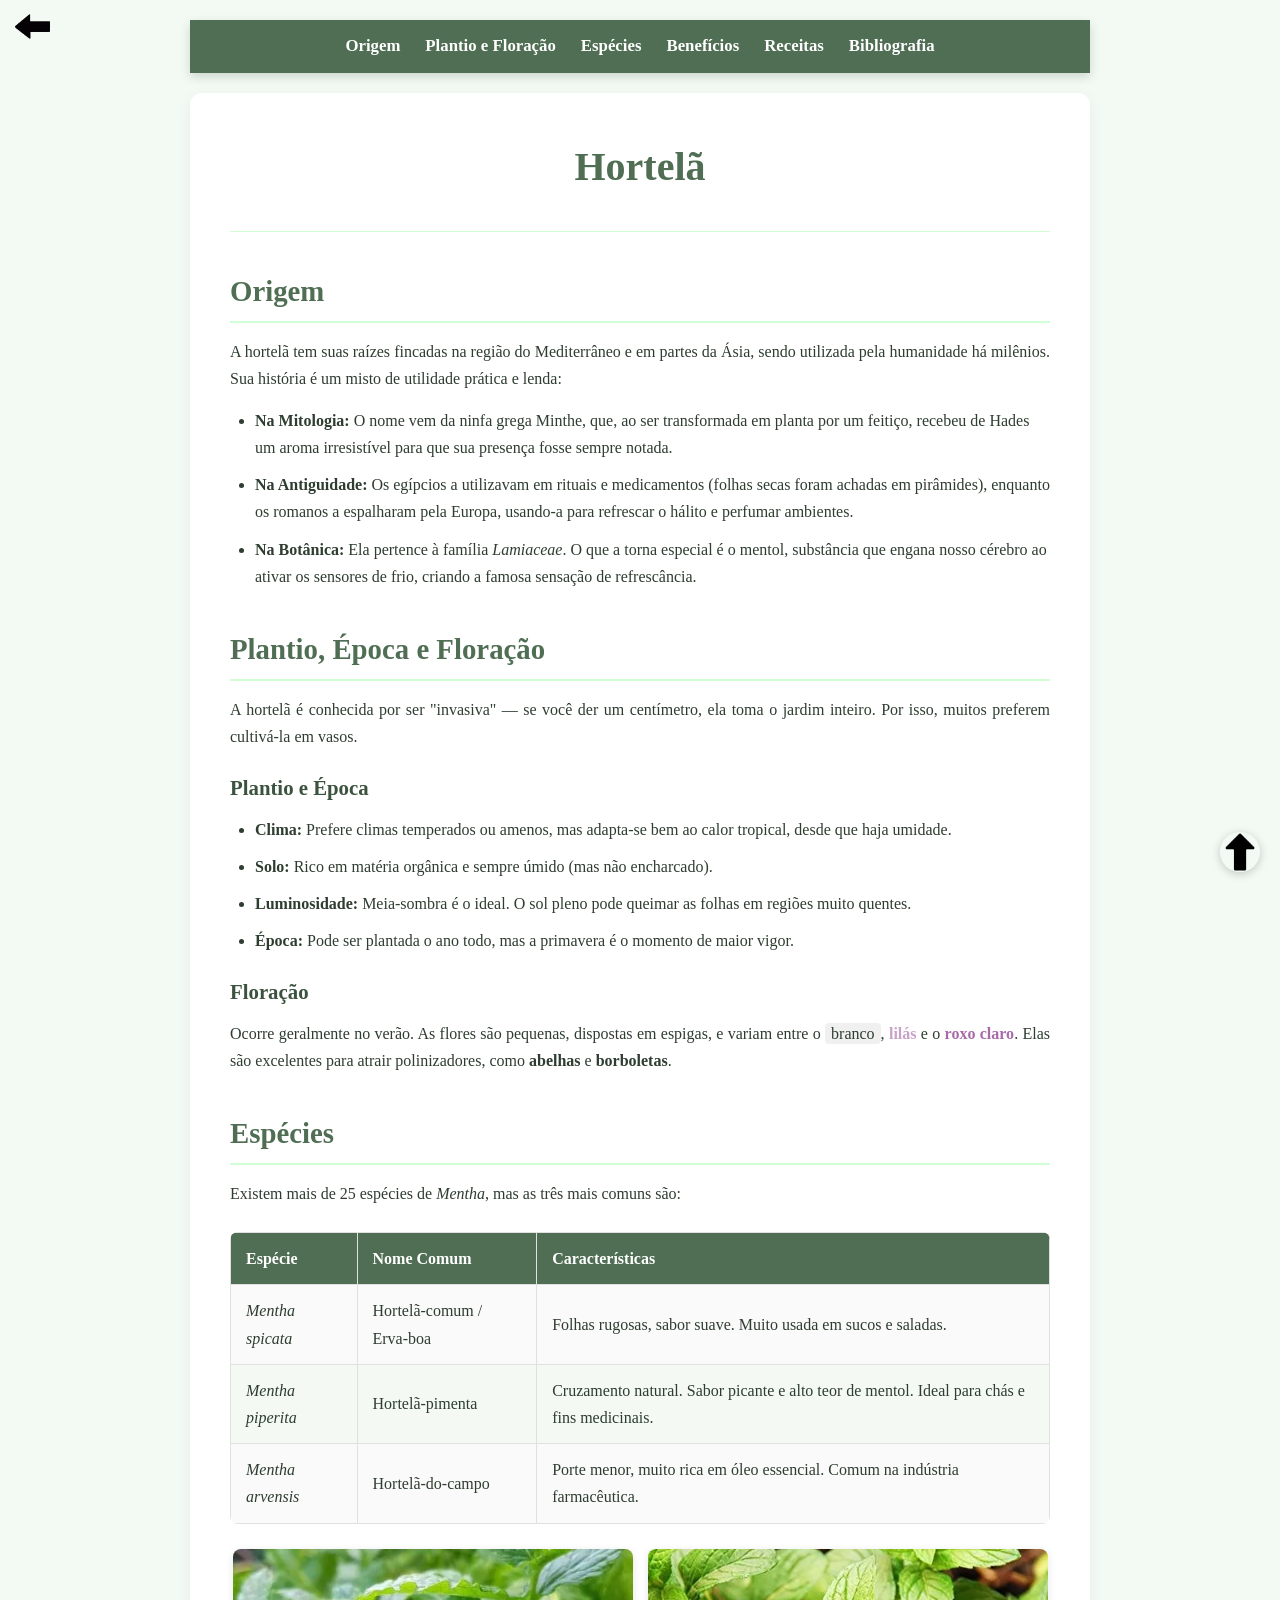
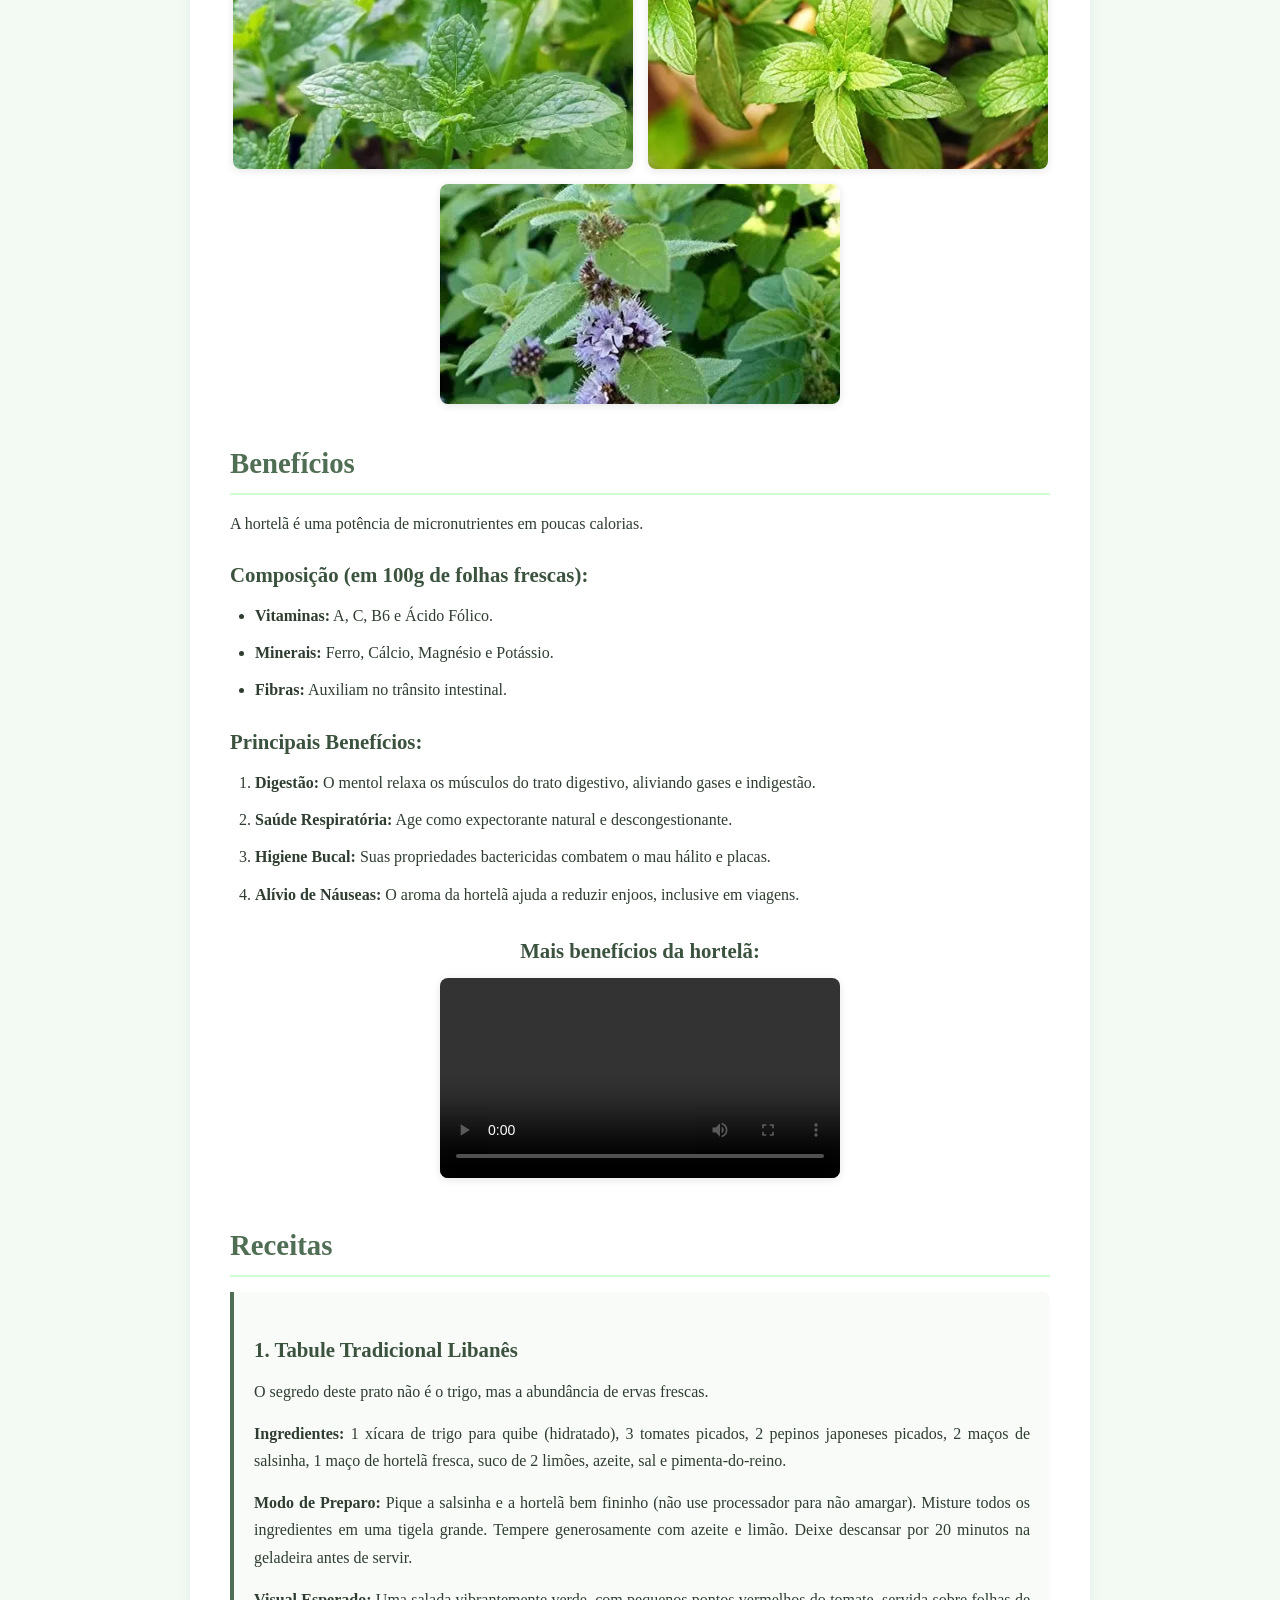
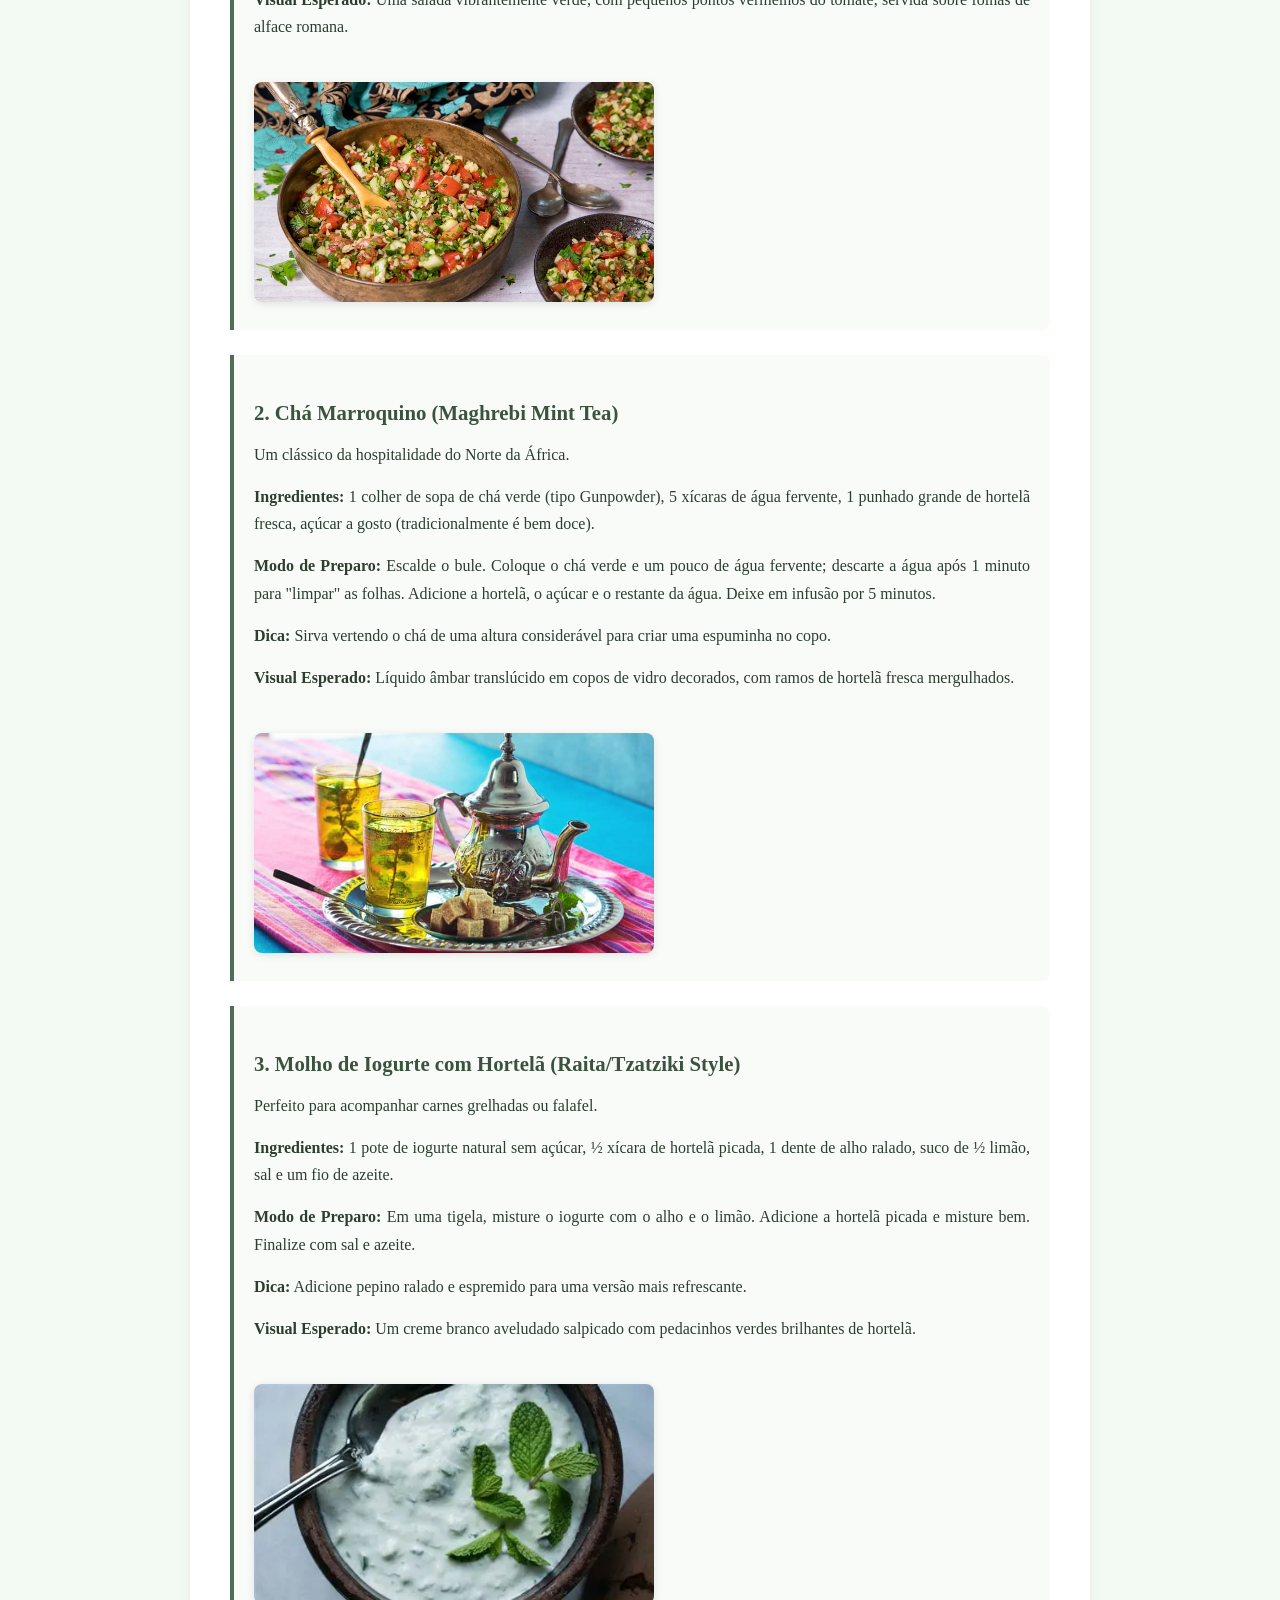
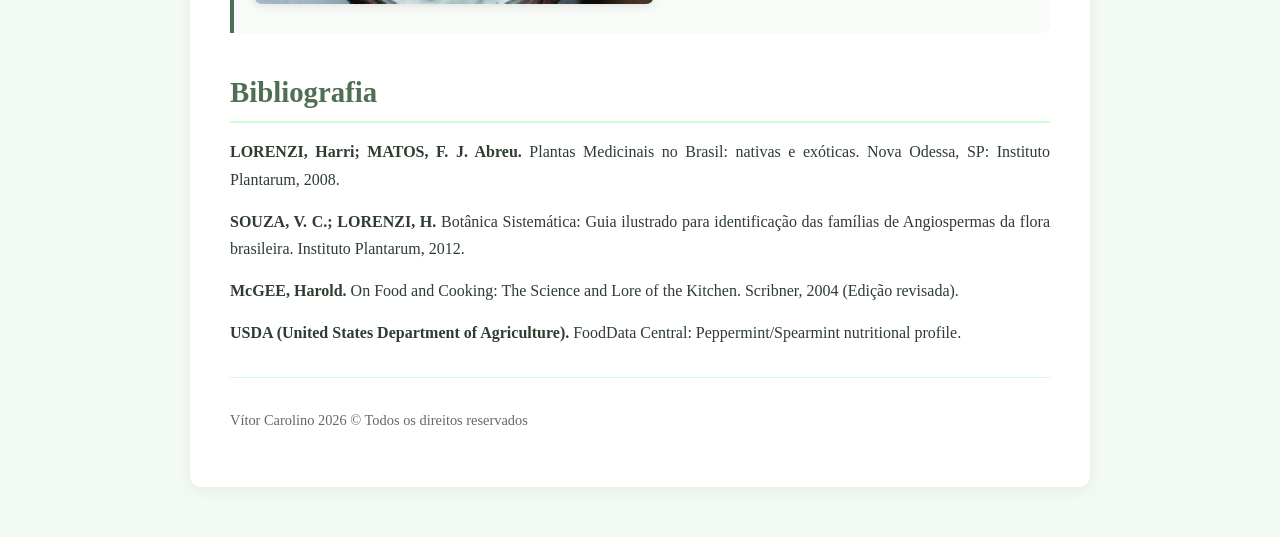
<file: index_7.html>
<!doctype html>
<html lang="pt-br">
<head>
    <meta charset="utf-8">
    <meta name="viewport" content="width=device-width, initial-scale=1.0">
    <title>Hortelã</title>
    <link rel="icon" type="image/jpg" href="hortela/img/hortela.jpg">
    <link rel="stylesheet" href="hortela/css/estilo_13.css">
</head>

<body>
    <a href="index.html" class="btn-back">
		<img src="leite_condensado/img/seta2.png" alt="Voltar">
	</a>
    
    <!-- Menu de Navegação Superior -->
    <nav class="menu-navegacao">
        <ul>
            <li><a href="#origem">Origem</a></li>
            <li><a href="#plantio">Plantio e Floração</a></li>
            <li><a href="#especies">Espécies</a></li>
            <li><a href="#beneficios">Benefícios</a></li>
            <li><a href="#receitas">Receitas</a></li>
            <li><a href="#bibliografia">Bibliografia</a></li>
        </ul>
    </nav>

    <div class="container">
        <h1>Hortelã</h1>
        <hr>

        <h2 id="origem">Origem</h2>
        <p>A hortelã tem suas raízes fincadas na região do Mediterrâneo e em partes da Ásia, sendo utilizada pela humanidade há milênios. Sua história é um misto de utilidade prática e lenda:</p>
        
        <ul>
            <li><b>Na Mitologia:</b> O nome vem da ninfa grega Minthe, que, ao ser transformada em planta por um feitiço, recebeu de Hades um aroma irresistível para que sua presença fosse sempre notada.</li>
            <li><b>Na Antiguidade:</b> Os egípcios a utilizavam em rituais e medicamentos (folhas secas foram achadas em pirâmides), enquanto os romanos a espalharam pela Europa, usando-a para refrescar o hálito e perfumar ambientes.</li>
            <li><b>Na Botânica:</b> Ela pertence à família <i>Lamiaceae</i>. O que a torna especial é o mentol, substância que engana nosso cérebro ao ativar os sensores de frio, criando a famosa sensação de refrescância.</li>
        </ul>

        <h2 id="plantio">Plantio, Época e Floração</h2>
        <p>A hortelã é conhecida por ser "invasiva" — se você der um centímetro, ela toma o jardim inteiro. Por isso, muitos preferem cultivá-la em vasos.</p>

        <h3>Plantio e Época</h3>
        <ul>
            <li><b>Clima:</b> Prefere climas temperados ou amenos, mas adapta-se bem ao calor tropical, desde que haja umidade.</li>
            <li><b>Solo:</b> Rico em matéria orgânica e sempre úmido (mas não encharcado).</li>
            <li><b>Luminosidade:</b> Meia-sombra é o ideal. O sol pleno pode queimar as folhas em regiões muito quentes.</li>
            <li><b>Época:</b> Pode ser plantada o ano todo, mas a primavera é o momento de maior vigor.</li>
        </ul>

        <h3>Floração</h3>
        <p>Ocorre geralmente no verão. As flores são pequenas, dispostas em espigas, e variam entre o <span class="cor-branco">branco</span>, <span class="cor-lilas">lilás</span> e o <span class="cor-roxo">roxo claro</span>. Elas são excelentes para atrair polinizadores, como <b>abelhas</b> e <b>borboletas</b>.</p>

        <h2 id="especies">Espécies</h2>
        <p>Existem mais de 25 espécies de <i>Mentha</i>, mas as três mais comuns são:</p>

        <div class="table-container">
            <table>
                <thead>
                    <tr>
                        <th>Espécie</th>
                        <th>Nome Comum</th>
                        <th>Características</th>
                    </tr>
                </thead>
                <tbody>
                    <tr>
                        <td><i>Mentha spicata</i></td>
                        <td>Hortelã-comum / Erva-boa</td>
                        <td>Folhas rugosas, sabor suave. Muito usada em sucos e saladas.</td>
                    </tr>
                    <tr>
                        <td><i>Mentha piperita</i></td>
                        <td>Hortelã-pimenta</td>
                        <td>Cruzamento natural. Sabor picante e alto teor de mentol. Ideal para chás e fins medicinais.</td>
                    </tr>
                    <tr>
                        <td><i>Mentha arvensis</i></td>
                        <td>Hortelã-do-campo</td>
                        <td>Porte menor, muito rica em óleo essencial. Comum na indústria farmacêutica.</td>
                    </tr>
                </tbody>
            </table>
        </div>

        <div class="galeria-imagens">
            <img src="hortela/img/mentaspicata.jpg" alt="Mentha Spicata">
            <img src="hortela/img/mentapiperita.jpg" alt="Mentha Piperita">
            <img src="hortela/img/mentaarvensis.jpg" alt="Mentha Arvensis">
        </div>

        <h2 id="beneficios">Benefícios</h2>
        <p>A hortelã é uma potência de micronutrientes em poucas calorias.</p>

        <h3>Composição (em 100g de folhas frescas):</h3>
        <ul>
            <li><b>Vitaminas:</b> A, C, B6 e Ácido Fólico.</li>
            <li><b>Minerais:</b> Ferro, Cálcio, Magnésio e Potássio.</li>
            <li><b>Fibras:</b> Auxiliam no trânsito intestinal.</li>
        </ul>

        <h3>Principais Benefícios:</h3>
        <ol>
            <li><b>Digestão:</b> O mentol relaxa os músculos do trato digestivo, aliviando gases e indigestão.</li>
            <li><b>Saúde Respiratória:</b> Age como expectorante natural e descongestionante.</li>
            <li><b>Higiene Bucal:</b> Suas propriedades bactericidas combatem o mau hálito e placas.</li>
            <li><b>Alívio de Náuseas:</b> O aroma da hortelã ajuda a reduzir enjoos, inclusive em viagens.</li>
        </ol>

        <div class="video-container">
            <h3>Mais benefícios da hortelã:</h3>
            <video width="400" controls>
                <source src="hortela/video/hortelabeneficios.mp4" type="video/mp4">
                Seu navegador não suporta a exibição de vídeos.
            </video>
        </div>

        <h2 id="receitas">Receitas</h2>

        <div class="receita-card">
            <h3>1. Tabule Tradicional Libanês</h3>
            <p>O segredo deste prato não é o trigo, mas a abundância de ervas frescas.</p>
            <p><b>Ingredientes:</b> 1 xícara de trigo para quibe (hidratado), 3 tomates picados, 2 pepinos japoneses picados, 2 maços de salsinha, 1 maço de hortelã fresca, suco de 2 limões, azeite, sal e pimenta-do-reino.</p>
            <p><b>Modo de Preparo:</b> Pique a salsinha e a hortelã bem fininho (não use processador para não amargar). Misture todos os ingredientes em uma tigela grande. Tempere generosamente com azeite e limão. Deixe descansar por 20 minutos na geladeira antes de servir.</p>
            <p><b>Visual Esperado:</b> Uma salada vibrantemente verde, com pequenos pontos vermelhos do tomate, servida sobre folhas de alface romana.</p>
            <br>
            <img class="imagem-receita" src="hortela/img/tabule.jpg" alt="Tabule Libanês">
        </div>

        <div class="receita-card">
            <h3>2. Chá Marroquino (Maghrebi Mint Tea)</h3>
            <p>Um clássico da hospitalidade do Norte da África.</p>
            <p><b>Ingredientes:</b> 1 colher de sopa de chá verde (tipo Gunpowder), 5 xícaras de água fervente, 1 punhado grande de hortelã fresca, açúcar a gosto (tradicionalmente é bem doce).</p>
            <p><b>Modo de Preparo:</b> Escalde o bule. Coloque o chá verde e um pouco de água fervente; descarte a água após 1 minuto para "limpar" as folhas. Adicione a hortelã, o açúcar e o restante da água. Deixe em infusão por 5 minutos.</p>
            <p><b>Dica:</b> Sirva vertendo o chá de uma altura considerável para criar uma espuminha no copo.</p>
            <p><b>Visual Esperado:</b> Líquido âmbar translúcido em copos de vidro decorados, com ramos de hortelã fresca mergulhados.</p>
            <br>
            <img class="imagem-receita" src="hortela/img/chahortela.jpg" alt="Chá de Hortelã">
        </div>

        <div class="receita-card">
            <h3>3. Molho de Iogurte com Hortelã (Raita/Tzatziki Style)</h3>
            <p>Perfeito para acompanhar carnes grelhadas ou falafel.</p>
            <p><b>Ingredientes:</b> 1 pote de iogurte natural sem açúcar, ½ xícara de hortelã picada, 1 dente de alho ralado, suco de ½ limão, sal e um fio de azeite.</p>
            <p><b>Modo de Preparo:</b> Em uma tigela, misture o iogurte com o alho e o limão. Adicione a hortelã picada e misture bem. Finalize com sal e azeite.</p>
            <p><b>Dica:</b> Adicione pepino ralado e espremido para uma versão mais refrescante.</p>
            <p><b>Visual Esperado:</b> Um creme branco aveludado salpicado com pedacinhos verdes brilhantes de hortelã.</p>
            <br>
            <img class="imagem-receita" src="hortela/img/molho.jpg" alt="Molho de Iogurte com Hortelã">
        </div>

        <h2 id="bibliografia">Bibliografia</h2>
        <p><b>LORENZI, Harri; MATOS, F. J. Abreu.</b> Plantas Medicinais no Brasil: nativas e exóticas. Nova Odessa, SP: Instituto Plantarum, 2008.</p>
        <p><b>SOUZA, V. C.; LORENZI, H.</b> Botânica Sistemática: Guia ilustrado para identificação das famílias de Angiospermas da flora brasileira. Instituto Plantarum, 2012.</p>
        <p><b>McGEE, Harold.</b> On Food and Cooking: The Science and Lore of the Kitchen. Scribner, 2004 (Edição revisada).</p>
        <p><b>USDA (United States Department of Agriculture).</b> FoodData Central: Peppermint/Spearmint nutritional profile.</p>

        <hr>

        <footer>
            <p>Vítor Carolino 2026 &copy; Todos os direitos reservados</p>
        </footer>
    </div>

    <!-- Botão Voltar ao Topo -->
    <a href="#" class="voltar-topo">
        <img src="hortela/img/seta.png" alt="Voltar ao topo">
    </a>
</body>
</html>
</file>
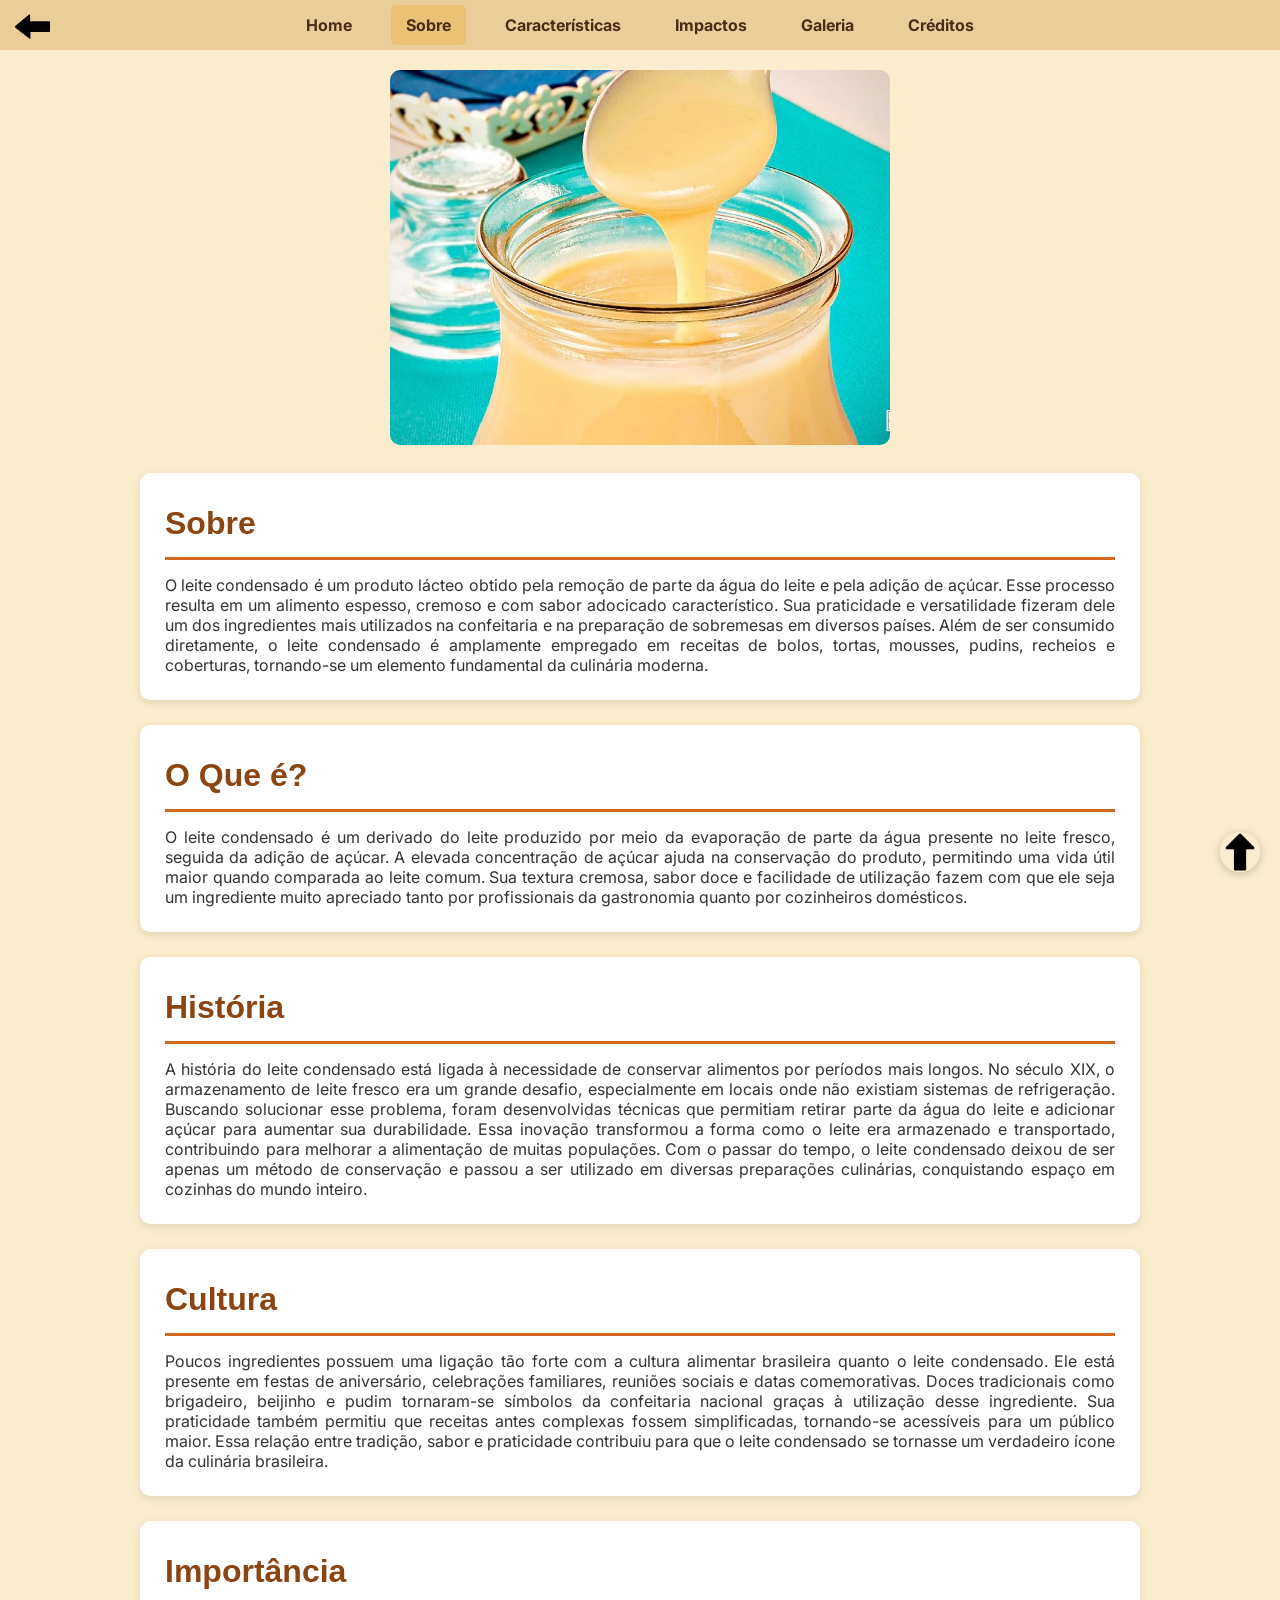
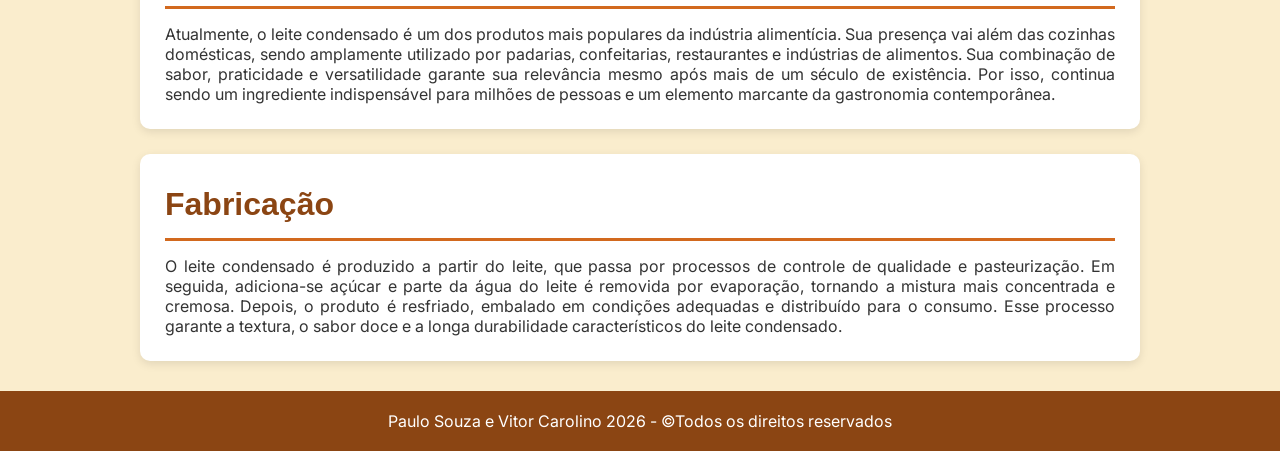
<file: sobre.html>
<!DOCTYPE html> 
<html lang="pt-br"> 
	<head>
         <title> Tudo Sobre Leite Condensado - Sobre</title>
	     <meta charset="utf-8"/> 
		 <meta name="viewport" content="width=device-width, inicial-scale=1"/> 
		 <link rel="icon"  type="image/jpg"      href="leite_condensado/img/leite_condensado10.jpg"/> 
	     <link rel="stylesheet" type="text/css" href="leite_condensado/css/estilo_8.css"> 
		 <link rel="preconnect" href="https://fonts.googleapis.com">
  		 <link rel="preconnect" href="https://fonts.gstatic.com" crossorigin>
  		 <link href="https://fonts.googleapis.com/css2?family=Inter:wght@400;600;700&display=swap" rel="stylesheet">
	</head>
	<body>
				<a href="index.html" class="btn-back">
				<img src="leite_condensado/img/seta2.png" alt="Voltar">
	   <div id="header">
				 <ul id="nav">
					<li><a href="index_6.html">Home</a></li>
					<li><a href="sobre.html" class="ativa">Sobre</a></li>
					<li><a href="características.html">Características</a></li>
					<li><a href="impactos.html">Impactos</a></li>
					<li><a href="galeria.html">Galeria</a></li>
                    <li><a href="creditos.html">Créditos</a></li>
				 </ul>
		  </div>
		  <div id="banner">
			 <img src="leite_condensado/img/leite_condensado3.jpg" width="500" height="247">
		  </div>
		  <div id="section">
				 <div class ="article">
					 <h1>Sobre</h1>
					 <p>O leite condensado é um produto lácteo obtido pela remoção de parte da água do leite e pela adição de açúcar.
						 Esse processo resulta em um alimento espesso, cremoso e com sabor adocicado característico. 
						 Sua praticidade e versatilidade fizeram dele um dos ingredientes mais utilizados na confeitaria e na preparação de sobremesas em diversos países.
						Além de ser consumido diretamente, o leite condensado é amplamente empregado em receitas de bolos, tortas, mousses, pudins, recheios e coberturas,
						 tornando-se um elemento fundamental da culinária moderna.</p>
				 </div>
					 <div class ="article">
					 <h1>O Que é?</h1>
					 <p>O leite condensado é um derivado do leite produzido por meio da evaporação de parte da água presente no leite fresco, seguida da adição de açúcar.
						 A elevada concentração de açúcar ajuda na conservação do produto, permitindo uma vida útil maior quando comparada ao leite comum.
						Sua textura cremosa, sabor doce e facilidade de utilização fazem com que ele seja um ingrediente muito apreciado 
						tanto por profissionais da gastronomia quanto por cozinheiros domésticos.</p>
				</div>
				<div class ="article">
					 <h1>História</h1>
					 <p>A história do leite condensado está ligada à necessidade de conservar alimentos por períodos mais longos.
						 No século XIX, o armazenamento de leite fresco era um grande desafio, especialmente em locais onde não existiam sistemas de refrigeração.
						Buscando solucionar esse problema, foram desenvolvidas técnicas que permitiam retirar parte da água do leite e adicionar açúcar para aumentar sua durabilidade. 
						Essa inovação transformou a forma como o leite era armazenado e transportado, contribuindo para melhorar a alimentação de muitas populações.
						Com o passar do tempo, o leite condensado deixou de ser apenas um método de conservação e 
						passou a ser utilizado em diversas preparações culinárias, conquistando espaço em cozinhas do mundo inteiro.</p>
				</div>
				<div class ="article">
					<h1>Cultura</h1>
					<p>Poucos ingredientes possuem uma ligação tão forte com a cultura alimentar brasileira quanto o leite condensado.
						 Ele está presente em festas de aniversário, celebrações familiares, reuniões sociais e datas comemorativas.
						Doces tradicionais como brigadeiro, beijinho e pudim tornaram-se símbolos da confeitaria nacional graças à utilização desse ingrediente. 
						Sua praticidade também permitiu que receitas antes complexas fossem simplificadas, tornando-se acessíveis para um público maior.
						Essa relação entre tradição, sabor e praticidade contribuiu para que o leite condensado se tornasse um verdadeiro ícone da culinária brasileira.</p>
				</div>
				<div class ="article">
					<h1>Importância</h1>
					<p>Atualmente, o leite condensado é um dos produtos mais populares da indústria alimentícia. Sua presença vai além das cozinhas domésticas,
						 sendo amplamente utilizado por padarias, confeitarias, 
						restaurantes e indústrias de alimentos.
						Sua combinação de sabor, praticidade e versatilidade garante sua relevância mesmo após mais de um século de existência. 
						Por isso, continua sendo um ingrediente indispensável para milhões de pessoas e um elemento marcante da gastronomia contemporânea.</p>
				</div>
				<div class ="article">
					<h1>Fabricação</h1>
				<p>O leite condensado é produzido a partir do leite, que passa por processos de controle de qualidade e pasteurização.
					 Em seguida, adiciona-se açúcar e parte da água do leite é removida por evaporação, tornando a mistura mais concentrada e cremosa.
					  Depois, o produto é resfriado, embalado em condições adequadas e distribuído para o consumo.
					 Esse processo garante a textura, o sabor doce e a longa durabilidade característicos do leite condensado.</p>
				</div>
		</div>
		<p align="right"><a href="#" class="voltar-topo"><img src="leite_condensado/img/seta.png" alt="seta.png" height="50"></a>
		<div id="footer">
			<p>Paulo Souza e Vitor Carolino 2026 - &copyTodos os direitos reservados</p>
		</div>
    	</body>
</html>
</file>
<file: index/css/estilo_1.css>
/* ===================================================
   Reset e Estilos Gerais
   =================================================== */
@import url('https://fonts.googleapis.com/css2?family=Poppins:wght@300;400;600;700&display=swap');

* {
    box-sizing: border-box;
    margin: 0;
    padding: 0;
}

body {
    background-color: #eef5fc;
    color: #2c3e50;
    font-family: 'Poppins', 'Segoe UI', Tahoma, Geneva, Verdana, sans-serif;
    min-height: 100vh;
    display: flex;
    flex-direction: column;
    line-height: 1.6;
}

/* Container Principal Responsivo */
.container {
    width: 90%;
    max-width: 900px;
    margin: 20px auto;
    background-color: #ffffff;
    padding: 30px 20px;
    border-radius: 16px;
    box-shadow: 0 10px 25px rgba(0, 0, 0, 0.08);
    flex: 1;
}

@media (min-width: 768px) {
    .container {
        margin: 40px auto;
        padding: 40px;
    }
}

/* ===================================================
   Títulos, Subtítulos e Divisores
   =================================================== */
h1 {
    color: #2c3e50;
    text-align: center;
    font-size: 1.8rem;
    font-weight: 700;
}

.subtitle {
    text-align: center;
    font-size: 1rem;
    color: #64748b;
    margin-top: 8px;
    font-weight: 500;
}

@media (min-width: 768px) {
    h1 {
        font-size: 2.2rem;
    }
    .subtitle {
        font-size: 1.1rem;
    }
}

hr {
    border: 0;
    height: 2px;
    background: linear-gradient(to right, #4A90E2, #6ba4e8, #4A90E2);
    margin: 25px 0;
    border-radius: 2px;
}

.section-title {
    color: #1b4332;
    font-size: 1.3rem;
    margin-top: 25px;
    margin-bottom: 15px;
    border-left: 4px solid #4A90E2;
    padding-left: 10px;
}

p {
    margin-bottom: 12px;
}

/* ===================================================
   Listas
   =================================================== */
ul {
    margin-left: 20px;
    margin-bottom: 25px;
}

li {
    padding: 10px 14px;
    margin-bottom: 8px;
    background-color: #f1f3f5;
    border-radius: 6px;
    transition: background-color 0.2s ease, transform 0.2s ease;
}

/* ===================================================
   Grelha de Cards / Projetos Responsiva
   =================================================== */
.links-grid {
    display: grid;
    grid-template-columns: repeat(auto-fit, minmax(250px, 1fr));
    gap: 20px;
    margin-top: 25px;
}

.card-link {
    text-decoration: none;
    color: inherit;
    display: block;
}

.card {
    width: 100%;
    height: 100%;
    display: flex;
    flex-direction: column;
    background-color: #ffffff;
    border: 1px solid #e2e8f0;
    border-radius: 12px;
    overflow: hidden;
    box-shadow: 0 4px 6px rgba(0, 0, 0, 0.05);
    transition: transform 0.25s ease, box-shadow 0.25s ease;
}

.card:hover {
    transform: translateY(-5px);
    box-shadow: 0 8px 15px rgba(0, 0, 0, 0.1);
}

.card-img {
    width: 100%;
    height: 160px;
    object-fit: cover;
}

.card-content {
    padding: 18px;
    flex: 1;
}

.card-content h3 {
    font-size: 1.1rem;
    color: #2c3e50;
    margin-bottom: 8px;
}

.card-content p {
    font-size: 0.9rem;
    color: #64748b;
    margin: 0;
}

/* ===================================================
   Rodapé e Botões Flutuantes
   =================================================== */
footer {
    text-align: center;
    font-size: 0.9rem;
    color: #64748b;
    margin-top: 30px;
    padding-top: 15px;
}

.whatsapp-link {
    position: fixed;
    bottom: 20px;
    left: 20px;
    z-index: 1000;
}

.whatsapp-link img {
    width: 50px;
    height: 50px;
    border-radius: 50%;
    box-shadow: 0 4px 10px rgba(0, 0, 0, 0.2);
    transition: transform 0.2s ease;
}

.whatsapp-link img:hover {
    transform: scale(1.1);
}

.voltar-topo {
    position: fixed;
    bottom: 20px;
    right: 20px;
    z-index: 1000;
}

.voltar-topo img {
    width: 45px;
    height: 45px;
    border-radius: 50%;
    box-shadow: 0 4px 10px rgba(0, 0, 0, 0.2);
    transition: transform 0.2s ease;
}

.voltar-topo img:hover {
    transform: translateY(-3px);
}
</file>
<file: leite_condensado/css/estilo_8.css>
*{
    margin: 0;
    padding: 0;
    box-sizing: border-box;
}

/* Corpo */
body{
    font-family: Arial, Helvetica, sans-serif;
    background-color: #FAEDCD;
    color: #333;
    line-height: 1.6;
}

/* Menu */
#header{
    background-color: #eacd98;
    padding: 15px 0;
    text-align: center;
    position: relative; /* Garante que elementos com position: absolute alinhem corretamente se necessário */
    font: 16px inter, Helvetica, sans-serif;
}

#nav{
    list-style: none;
}

#nav li{
    display: inline-block;
    margin: 0 10px;
}

#nav li a{
    color: #4a2c17;
    text-decoration: none;
    padding: 10px 15px;
    font-weight: bold;
    transition: 0.3s;
    border-radius: 5px;
}

#nav li a:hover,
#nav li a.ativa{
    background-color: #eac175;
}

/* Banner */
#banner{
    text-align: center;
    margin: 20px 0;
}

#banner img{
    max-width: 100%;
    height: auto;
    border-radius: 10px;
}

/* Conteúdo */
#section{
    width: 85%;
    max-width: 1000px;
    margin: auto;
}

.article{
    background-color: white;
    padding: 25px;
    margin-bottom: 25px;
    border-radius: 10px;
    box-shadow: 0 3px 10px rgba(0,0,0,0.1);
}

.article h1{
    color: #8b4513;
    margin-bottom: 15px;
    border-bottom: 3px solid #d2691e;
    padding-bottom: 8px;
}

.article p{
    text-align: justify;
    font: 16px inter, Helvetica, sans-serif;
}

/* Tabelas */
.table-container {
    width: 100%;
    overflow-x: auto;
    margin: 20px 0;
    border-radius: 8px;
    box-shadow: 0 3px 8px rgba(0, 0, 0, 0.08);
}

table {
    width: 100%;
    border-collapse: collapse;
    background-color: #fff;
    color: #333;
    font-size: 15px;
}

table caption {
    padding: 12px;
    font-size: 1.1rem;
    font-weight: bold;
    color: #8b4513;
    text-align: left;
}

table th,
table td {
    padding: 12px 15px;
    border: 1px solid #e3d2b5;
    text-align: left;
    vertical-align: middle;
}

table thead th {
    background-color: #8b4513;
    color: #fff;
    font-weight: bold;
}

table tbody tr:nth-child(even) {
    background-color: #f8f0e2;
}

table tbody tr {
    transition: background-color 0.2s ease;
}

table tbody tr:hover {
    background-color: #f0dfbf;
}


/* ===================================================
   Estilos do Carrossel Dinâmico
   =================================================== */
.carrossel-container {
    position: relative;
    max-width: 900px;
    margin: 30px auto;
    overflow: hidden;
    border-radius: 12px;
    border: 2px solid #d2691e;
    box-shadow: 0 8px 25px rgba(0, 0, 0, 0.08);
}

.carrossel-slides {
    display: flex;
    transition: transform 0.5s ease-in-out;
    width: 100%;
}

.slide {
    min-width: 100%;
    position: relative;
}

.slide img {
    width: 900px;
    height: 500px;
    object-fit: cover;
    display: block;
}

.slide-legenda {
    position: absolute;
    bottom: 0;
    width: 900px;
    background: #d2691ec2;
    color: #e0e1dd;
    padding: 10px 15px;
    font-size: 0.95rem;
    text-align: center;
    backdrop-filter: blur(3px);
}

/* Botões do Carrossel */
.btn-carrossel {
    position: absolute;
    top: 50%;
    transform: translateY(-50%);
    background-color: #d2691ec0;
    color: #e0e1dd;
    border: 1px solid #d2691e;
    font-size: 1.5rem;
    padding: 8px 14px;
    cursor: pointer;
    border-radius: 50%;
    transition: background-color 0.3s, transform 0.2s;
    user-select: none;
    z-index: 10;
}

.btn-carrossel:hover {
    background-color: #a7551a;
    color: #0d1b2a;
    transform: translateY(-50%) scale(1.1);
}

.btn-prev { left: 15px; }
.btn-next { right: 15px; }

/* Indicadores / Bolinhas */
.carrossel-indicadores {
    position: absolute;
    bottom: 45px;
    left: 50%;
    transform: translateX(-50%);
    display: flex;
    gap: 8px;
    z-index: 10;
}

.indicador {
    width: 12px;
    height: 12px;
    background-color: rgba(255, 255, 255, 0.5);
    border-radius: 50%;
    cursor: pointer;
    transition: background-color 0.3s, transform 0.2s;
}

.indicador.ativo {
    background-color: #d2691e;
    transform: scale(1.2);
}

/* Botão voltar ao topo */
p[align="right"]{
    margin: 20px 50px;
}

p[align="right"] img{
    transition: transform 0.3s;
}

p[align="right"] img:hover{
    transform: scale(1.1);
}

/* Rodapé */
#footer{
    background-color: #8b4513;
    color: white;
    text-align: center;
    padding: 20px;
    margin-top: 30px;
    font: 16px inter, Helvetica, sans-serif;
}

.voltar-topo {
    position: fixed;
    bottom: 20px;
    right: 20px;
}

.voltar-topo img {
    width: 40px;
    height: 40px;
    border-radius: 50%;
    box-shadow: 0 2px 10px rgba(0, 0, 0, 0.2);
    transition: transform 0.2s ease;
}

.voltar-topo img:hover {
    transform: translateY(-3px);
}

/* Botão voltar ao portfólio (Seta) */
.btn-back {
    position: absolute;
    top: 9px;
    left: 15px;
    z-index: 1000;
    display: inline-block;
}

.btn-back img {
    width: 35px;
    height: auto;
    display: block;
    transition: transform 0.3s ease;
}

.btn-back img:hover {
    transform: scale(1.1);
}

/* Responsividade */
@media (max-width: 768px){

    #nav li{
        display: block;
        margin: 10px 0;
    }

    #section{
        width: 95%;
    }

    .article{
        padding: 15px;
    }

    .btn-back {
        top: 10px;
        left: 10px;
    }
    
    .btn-back img {
        width: 28px;
    }
}


/* Tabelas responsivas */
.table-container {
    width: 100%;
    max-width: 100%;
    overflow-x: auto;
    margin: 20px 0;
    border-radius: 8px;
    box-shadow: 0 3px 8px rgba(0, 0, 0, 0.08);
    -webkit-overflow-scrolling: touch;
}

.table-container table {
    width: 100%;
    min-width: 560px;
    border-collapse: collapse;
    background-color: #fff;
    color: #333;
    font-size: 15px;
}

.table-container caption {
    padding: 12px;
    font-size: 1.1rem;
    font-weight: bold;
    color: #8b4513;
    text-align: left;
}

.table-container th,
.table-container td {
    padding: 12px 15px;
    border: 1px solid #e3d2b5;
    text-align: left;
    vertical-align: middle;
    overflow-wrap: anywhere;
}

.table-container thead th {
    background-color: #8b4513;
    color: #fff;
    font-weight: bold;
}

.table-container tbody tr:nth-child(even) {
    background-color: #f8f0e2;
}

.table-container tbody tr {
    transition: background-color 0.2s ease;
}

.table-container tbody tr:hover {
    background-color: #f0dfbf;
}

/* Em celulares, mantém a tabela legível e permite rolagem lateral */
@media (max-width: 768px) {
    .table-container {
        margin: 15px 0;
        border-radius: 6px;
    }

    .table-container table {
        min-width: 520px;
        font-size: 14px;
    }

    .table-container th,
    .table-container td {
        padding: 9px 10px;
    }
}
</file>
<file: cores/css/estilo_2.css>
/* ===================================================
   Reset e Estilos Gerais
   =================================================== */
* {
    box-sizing: border-box;
    margin: 0;
    padding: 0;
}

body {
    background-color: #f8fafc;
    color: #334155;
    font-family: 'Segoe UI', Tahoma, Geneva, Verdana, sans-serif;
    line-height: 1.6;
    padding: 20px;
}

/* Botão voltar ao portfólio (Seta) */
.btn-back {
    position: absolute;
    top: 9px;
    left: 15px;
    z-index: 1100;
    display: inline-block;
}

.btn-back img {
    width: 35px;
    height: auto;
    display: block;
    transition: transform 0.3s ease;
}

.btn-back img:hover {
    transform: scale(1.1);
}

/* Container centralizado */
.container {
    max-width: 850px;
    margin: 30px auto;
    background-color: #ffffff;
    padding: 40px;
    border-radius: 12px;
    box-shadow: 0 4px 20px rgba(0, 0, 0, 0.06);
}

/* ===================================================
   Títulos e Separadores
   =================================================== */
h1 {
    color: #1e293b;
    text-align: center;
    font-size: 2.2rem;
    margin-bottom: 20px;
    letter-spacing: 1px;
}

hr {
    border: 0;
    height: 1px;
    background: #e2e8f0;
    margin: 25px 0;
}

/* ===================================================
   Lista de Cores em Cartões
   =================================================== */
.lista-cores {
    display: flex;
    flex-direction: column;
    gap: 16px;
    margin: 30px 0;
}

.cor-card {
    background-color: #ffffff;
    border: 1px solid #e2e8f0;
    border-left: 6px solid #ccc; /* Cor da borda definida no HTML */
    border-radius: 8px;
    padding: 16px 20px;
    box-shadow: 0 2px 6px rgba(0, 0, 0, 0.02);
    transition: transform 0.2s ease, box-shadow 0.2s ease;
}

.cor-card:hover {
    transform: translateY(-2px);
    box-shadow: 0 4px 12px rgba(0, 0, 0, 0.08);
}

.cor-titulo {
    font-weight: 700;
    font-size: 1.1rem;
    margin-bottom: 6px;
}

/* Classes de cores específicas para destaque nos títulos */
.verde-escuro { color: darkgreen; }
.roxo { color: #9D00FF; }
.vermelho { color: red; }
.amarelo { color: #d97706; } /* Amarelo escurecido para melhor leitura */
.rosa-escuro { color: #C11C84; }
.marrom { color: brown; }
.azul { color: blue; }
.preto { color: black; }
.ciano { color: #0891b2; } /* Ciano adaptado para contraste */
.verde-limao { color: #16a34a; } /* Verde limão adaptado para leitura */
.laranja { color: orange; }
.cinza { color: gray; }

/* ===================================================
   Rodapé e Botão Voltar ao Topo
   =================================================== */
footer {
    text-align: center;
    font-size: 0.9rem;
    color: #64748b;
    margin-top: 20px;
}

.voltar-topo {
    position: fixed;
    bottom: 20px;
    right: 20px;
}

.voltar-topo img {
    width: 40px;
    height: 40px;
    border-radius: 50%;
    box-shadow: 0 2px 10px rgba(0, 0, 0, 0.2);
    transition: transform 0.2s ease;
}

.voltar-topo img:hover {
    transform: translateY(-3px);
}

/* ===================================================
   Estilo Dinâmico para a Imagem coloridas
   =================================================== */

/* Opção A: Fundo de Tela Dinâmico com Gradiente de Leitura */
body {
    background-image: linear-gradient(rgba(13, 27, 42, 0.139), rgba(13, 27, 42, 0.37)), url('../img/cores3.jpg');
    background-size: cover;
    background-position: center;
    background-attachment: fixed;
}
</file>
<file: aurora/css/estilo_3.css>
/* ===================================================
   Reset e Estilos Gerais
   =================================================== */
* {
    box-sizing: border-box;
    margin: 0;
    padding: 0;
}

body {
    background-color: #0d1b2a;
    background-image: linear-gradient(rgba(13, 27, 42, 0.415), rgba(13, 27, 42, 0.415)), url('../img/fundo_auroraboreal.jpg');
    background-size: cover;
    background-position: center;
    background-attachment: fixed;
    color: #e0e1dd;
    font-family: 'Segoe UI', Tahoma, Geneva, Verdana, sans-serif;
    line-height: 1.8;
    padding: 20px;
    min-height: 100vh;
}

/* Container Principal */
.container {
    max-width: 800px;
    margin: 30px auto;
    background-color: rgba(27, 38, 59, 0.9);
    padding: 40px;
    border-radius: 12px;
    box-shadow: 0 8px 32px rgba(0, 0, 0, 0.6);
    border: 1px solid #415a77;
    backdrop-filter: blur(5px);
}

.voltar-link {
    display: inline-block;
    margin-bottom: 15px;
    transition: transform 0.2s ease;
}

.voltar-link:hover {
    transform: translateX(-5px);
}

.voltar-link img {
    width: 32px;
    height: auto;
}

h1 {
    color: #77abb7;
    text-align: center;
    font-size: 2.5rem;
    margin-bottom: 20px;
    text-transform: uppercase;
    letter-spacing: 2px;
    text-shadow: 0 0 10px rgba(119, 171, 183, 0.3);
}

hr {
    border: 0;
    height: 1px;
    background: linear-gradient(to right, transparent, #77abb7, transparent);
    margin: 20px 0 30px 0;
}

/* Conteúdo do Texto */
.conteudo-texto {
    font-size: 1.1rem;
    text-align: center;
}

.conteudo-texto p {
    margin-bottom: 20px;
}

mark {
    background-color: #48cae4;
    color: #03045e;
    padding: 2px 6px;
    border-radius: 4px;
    font-weight: bold;
}

.texto-azul { color: #00b4d8; font-weight: bold; }
.texto-violeta { color: #c77dff; font-weight: bold; }

/* ===================================================
   Estilos do Carrossel Dinâmico
   =================================================== */
.carrossel-container {
    position: relative;
    max-width: 100%;
    margin: 30px auto;
    overflow: hidden;
    border-radius: 12px;
    border: 2px solid #77abb7;
    box-shadow: 0 8px 25px rgba(0, 0, 0, 0.5);
}

.carrossel-slides {
    display: flex;
    transition: transform 0.5s ease-in-out;
    width: 100%;
}

.slide {
    min-width: 100%;
    position: relative;
}

.slide img {
    width: 100%;
    height: 380px;
    object-fit: cover;
    display: block;
}

.slide-legenda {
    position: absolute;
    bottom: 0;
    width: 100%;
    background: rgba(13, 27, 42, 0.75);
    color: #e0e1dd;
    padding: 10px 15px;
    font-size: 0.95rem;
    text-align: center;
    backdrop-filter: blur(3px);
}

/* Botões do Carrossel */
.btn-carrossel {
    position: absolute;
    top: 50%;
    transform: translateY(-50%);
    background-color: rgba(13, 27, 42, 0.7);
    color: #e0e1dd;
    border: 1px solid #77abb7;
    font-size: 1.5rem;
    padding: 8px 14px;
    cursor: pointer;
    border-radius: 50%;
    transition: background-color 0.3s, transform 0.2s;
    user-select: none;
    z-index: 10;
}

.btn-carrossel:hover {
    background-color: #77abb7;
    color: #0d1b2a;
    transform: translateY(-50%) scale(1.1);
}

.btn-prev { left: 15px; }
.btn-next { right: 15px; }

/* Indicadores / Bolinhas */
.carrossel-indicadores {
    position: absolute;
    bottom: 45px;
    left: 50%;
    transform: translateX(-50%);
    display: flex;
    gap: 8px;
    z-index: 10;
}

.indicador {
    width: 12px;
    height: 12px;
    background-color: rgba(255, 255, 255, 0.5);
    border-radius: 50%;
    cursor: pointer;
    transition: background-color 0.3s, transform 0.2s;
}

.indicador.ativo {
    background-color: #48cae4;
    transform: scale(1.2);
}

/* Caixa com a lista de países */
.caixa-paises {
    background-color: #0d1b2a;
    border-left: 4px solid #77abb7;
    padding: 20px;
    margin: 30px 0;
    border-radius: 0 8px 8px 0;
}

.caixa-paises h2 {
    font-size: 1.2rem;
    color: #e0e1dd;
    margin-bottom: 10px;
}

.lista-paises {
    color: #ffb703;
    font-weight: bold;
    font-size: 1.05rem;
}

/* Rodapé */
footer {
    text-align: center;
    font-size: 0.9rem;
    color: #77abb7;
    margin-top: 30px;
}

/* Botão Voltar ao Topo Fixo na Tela */
.voltar-topo {
    position: fixed;
    bottom: 20px;
    right: 20px;
    z-index: 9999;
}

.voltar-topo img {
    width: 40px;
    height: 40px;
    border-radius: 50%;
    box-shadow: 0 2px 10px rgba(0, 0, 0, 0.4);
    transition: transform 0.2s ease;
    display: block;
}

.voltar-topo img:hover {
    transform: translateY(-3px);
}
</file>
<file: conselhos/css/estilo.css>
* {
    margin: 0;
    padding: 0;
    box-sizing: border-box;
    font-family: 'Segoe UI', Tahoma, Geneva, Verdana, sans-serif;
}

body {
    background-color: black;
    color: whitesmoke;
    display: flex;
    flex-direction: column;
    justify-content: space-between;
    align-items: center;
    min-height: 100vh;
    padding: 20px;
    position: relative; /* Necessário para posicionar o botão de voltar relativo à página */
}

/* Estilização do Botão de Voltar */
.btn-back {
    position: absolute;
    top: 20px;
    left: 20px;
    display: flex;
    align-items: center;
    justify-content: center;
    padding: 8px;
    border-radius: 50%;
    transition: background-color 0.2s, transform 0.2s;
    text-decoration: none;
}

.btn-back:hover {
    background-color: #21262d;
    transform: scale(1.05);
}

.btn-back img {
    width: 40px;
    height: 40px;
    display: block;
}

.card {
    background-color: #161b22;
    border: 1px solid #30363d;
    border-radius: 12px;
    padding: 30px;
    max-width: 450px;
    width: 100%;
    text-align: center;
    box-shadow: 0 8px 24px rgba(0, 0, 0, 0.4);
    margin: auto 0;
}

.advice-id {
    color: #58a6ff;
    font-size: 0.85rem;
    letter-spacing: 2px;
    font-weight: 600;
    display: block;
    margin-bottom: 15px;
}

.advice-text {
    font-size: 1.25rem;
    line-height: 1.5;
    margin-bottom: 25px;
    color: #f0f6fc;
}

button {
    background-color: #238636;
    color: #ffffff;
    border: none;
    padding: 12px 24px;
    font-size: 1rem;
    font-weight: 600;
    border-radius: 8px;
    cursor: pointer;
    transition: background-color 0.2s, transform 0.1s;
}

button:hover {
    background-color: #2ea043;
}

button:active {
    transform: scale(0.98);
}

button:disabled {
    background-color: #21262d;
    color: #8b949e;
    cursor: not-allowed;
}

footer {
    color: #8b949e;
    font-size: 0.85rem;
    text-align: center;
    padding-top: 20px;
}
</file>
<file: profissional_ti/css/estilo_6.css>
/* ===================================================
   Reset e Estilos Gerais
   =================================================== */
* {
    box-sizing: border-box;
    margin: 0;
    padding: 0;
}

body {
    background-color: #f1f5f9;
    color: #1e293b;
    font-family: 'Segoe UI', Tahoma, Geneva, Verdana, sans-serif;
    line-height: 1.8;
    padding: 20px;
}

/* Container Principal */
.container {
    max-width: 850px;
    margin: 30px auto;
    background-color: #ffffff;
    padding: 40px;
    border-radius: 12px;
    box-shadow: 0 4px 20px rgba(0, 0, 0, 0.08);
}

/* ===================================================
   Navegação e Cabeçalho
   =================================================== */
.voltar-link {
    display: inline-block;
    margin-bottom: 15px;
    transition: transform 0.2s ease;
}

.voltar-link:hover {
    transform: translateX(-5px);
}

.voltar-link img {
    width: 32px;
    height: auto;
}

h1 {
    color: #0f172a;
    font-size: 2rem;
    text-align: center;
    margin-bottom: 15px;
    letter-spacing: 1px;
}

hr {
    border: 0;
    height: 1px;
    background: #cbd5e1;
    margin: 20px 0 30px 0;
}

/* ===================================================
   Conteúdo do Texto
   =================================================== */
.conteudo-texto p {
    text-align: justify;
    font-size: 1.05rem;
    margin-bottom: 20px;
    text-indent: 30px; /* Avanço de parágrafo tradicional */
}

.destaque-final {
    background-color: #f8fafc;
    border-left: 4px solid #2563eb;
    padding: 15px 20px;
    border-radius: 0 8px 8px 0;
    margin-top: 25px;
}

.destaque-final p {
    text-indent: 0;
    margin-bottom: 0;
}

/* ================T===================================
   Rodapé e Botão Voltar ao Topo
   =================================================== */
.voltar-topo {
    position: fixed;
    bottom: 20px;
    right: 20px;
}

.voltar-topo img {
    width: 40px;
    height: 40px;
    border-radius: 50%;
    border: 2px solid #ffffff;
    box-shadow: 0 2px 10px rgb(255, 255, 255);
    transition: transform 0.2s ease;
}

.voltar-topo img:hover {
    transform: translateY(-3px);
}

footer {
    text-align: center;
    font-size: 0.9rem;
    color: #64748b;
}

footer small {
    display: block;
    margin-top: 4px;
}
/* ===================================================
   Estilo Dinâmico para a Imagem do profissional de TI
   =================================================== */

/* Opção A: Fundo de Tela Dinâmico com Gradiente de Leitura */
body {
    background-image: linear-gradient(rgba(13, 27, 42, 0.413), rgba(13, 27, 42, 0.413)), url('../img/tecnologia.jpg');
    background-size: cover;
    background-position: center;
    background-attachment: fixed;
}
</file>
<file: hortela/css/estilo_13.css>
/* ===================================================
   Estilos Gerais e Reset Moderno
   =================================================== */
html {
    scroll-behavior: smooth;
}

* {
    box-sizing: border-box;
    margin: 0;
    padding: 0;
}

body {
    background-color: #f2faf3;
    color: #2e3d30;
    font-family: "Times New Roman", Times, Georgia, serif;
    line-height: 1.7;
    padding: 20px;
}

/* Botão voltar ao portfólio (Seta) */
.btn-back {
    position: absolute;
    top: 9px;
    left: 15px;
    z-index: 1100;
    display: inline-block;
}

.btn-back img {
    width: 35px;
    height: auto;
    display: block;
    transition: transform 0.3s ease;
}

.btn-back img:hover {
    transform: scale(1.1);
}
/* ===================================================
   Menu de Navegação Fixo no Topo
   =================================================== */
html {
    scroll-behavior: smooth;
}

.menu-navegacao {
    position: sticky;
    top: 0;
    z-index: 1000;
    background-color: #4F6E53;
    max-width: 900px;
    margin: 0 auto;
    padding: 12px 20px;
    border-radius: 0 0 0 0;
    box-shadow: 0 4px 10px rgba(0, 0, 0, 0.15);
}

.menu-navegacao ul {
    list-style: none;
    display: flex;
    flex-wrap: wrap;
    justify-content: center;
    gap: 15px 25px;
    margin: 0;
    padding: 0;
}

.menu-navegacao li {
    margin: 0;
}

.menu-navegacao a {
    color: #ffffff;
    text-decoration: none;
    font-weight: bold;
    font-size: 1.05rem;
    transition: color 0.2s ease, border-bottom 0.2s ease;
    padding-bottom: 2px;
}

.menu-navegacao a:hover {
    color: #d1ffd5;
    border-bottom: 2px solid #d1ffd5;
}

/* Container centralizado para melhor leitura */
.container {
    max-width: 900px;
    margin: 20px auto 30px auto;
    background-color: #ffffff;
    padding: 40px;
    border-radius: 12px;
    box-shadow: 0 4px 15px rgba(0, 0, 0, 0.05);
}

/* ===================================================
   Tipografia e Títulos
   =================================================== */
h1 {
    color: #4F6E53;
    text-align: center;
    font-size: 2.5rem;
    margin-bottom: 10px;
}

h2 {
    color: #4F6E53;
    font-size: 1.8rem;
    margin-top: 35px;
    margin-bottom: 15px;
    border-bottom: 2px solid #d1ffd5;
    padding-bottom: 5px;
}

h3 {
    color: #3b533e;
    font-size: 1.3rem;
    margin-top: 20px;
    margin-bottom: 10px;
}

p {
    margin-bottom: 15px;
    text-align: justify;
}

/* Sublinhados coloridos específicos */
.cor-branco {
    background-color: #f0f0f0;
    padding: 2px 6px;
    border-radius: 4px;
}

.cor-lilas {
    color: #c8a2c8;
    font-weight: bold;
}

.cor-roxo {
    color: #a86ba8;
    font-weight: bold;
}

/* ===================================================
   Listas
   =================================================== */
ul, ol {
    margin-left: 25px;
    margin-bottom: 20px;
}

li {
    margin-bottom: 10px;
}

/* ===================================================
   Tabelas
   =================================================== */
.table-container {
    overflow-x: auto;
    margin: 25px 0;
}

table {
    width: 100%;
    border-collapse: collapse;
    background-color: #fafafa;
    border-radius: 8px;
    overflow: hidden;
}

th, td {
    border: 1px solid #e0e0e0;
    padding: 12px 15px;
    text-align: left;
}

th {
    background-color: #4F6E53;
    color: #ffffff;
    font-weight: bold;
}

tr:nth-child(even) {
    background-color: #f4f9f4;
}

/* ===================================================
   Mídia (Imagens e Vídeo)
   =================================================== */
.galeria-imagens {
    display: flex;
    flex-wrap: wrap;
    gap: 15px;
    justify-content: center;
    margin: 25px 0;
}

.galeria-imagens img,
.imagem-receita {
    width: 100%;
    max-width: 400px;
    height: 220px;
    object-fit: cover;
    border-radius: 8px;
    box-shadow: 0 2px 8px rgba(0, 0, 0, 0.1);
    transition: transform 0.2s ease;
}

.galeria-imagens img:hover,
.imagem-receita:hover {
    transform: scale(1.02);
}

.video-container {
    text-align: center;
    margin: 25px 0;
}

video {
    max-width: 100%;
    border-radius: 8px;
    box-shadow: 0 2px 8px rgba(0, 0, 0, 0.1);
}

/* ===================================================
   Seção de Receitas
   =================================================== */
.receita-card {
    background-color: #f9fbf9;
    border-left: 4px solid #4F6E53;
    padding: 20px;
    margin-bottom: 25px;
    border-radius: 0 8px 8px 0;
}

/* ===================================================
   Rodapé e Botão de Voltar ao Topo
   =================================================== */
hr {
    border: 0;
    height: 1px;
    background: #d1ffd5;
    margin: 30px 0;
}

footer {
    text-align: center;
    font-size: 0.9rem;
    color: #666;
    margin-top: 20px;
}

.voltar-topo {
    position: fixed;
    bottom: 20px;
    right: 20px;
}

.voltar-topo img {
    width: 40px;
    height: 40px;
    border-radius: 50%;
    box-shadow: 0 2px 10px rgba(0, 0, 0, 0.2);
    transition: transform 0.2s ease;
}

.voltar-topo img:hover {
    transform: translateY(-3px);
}
</file>
